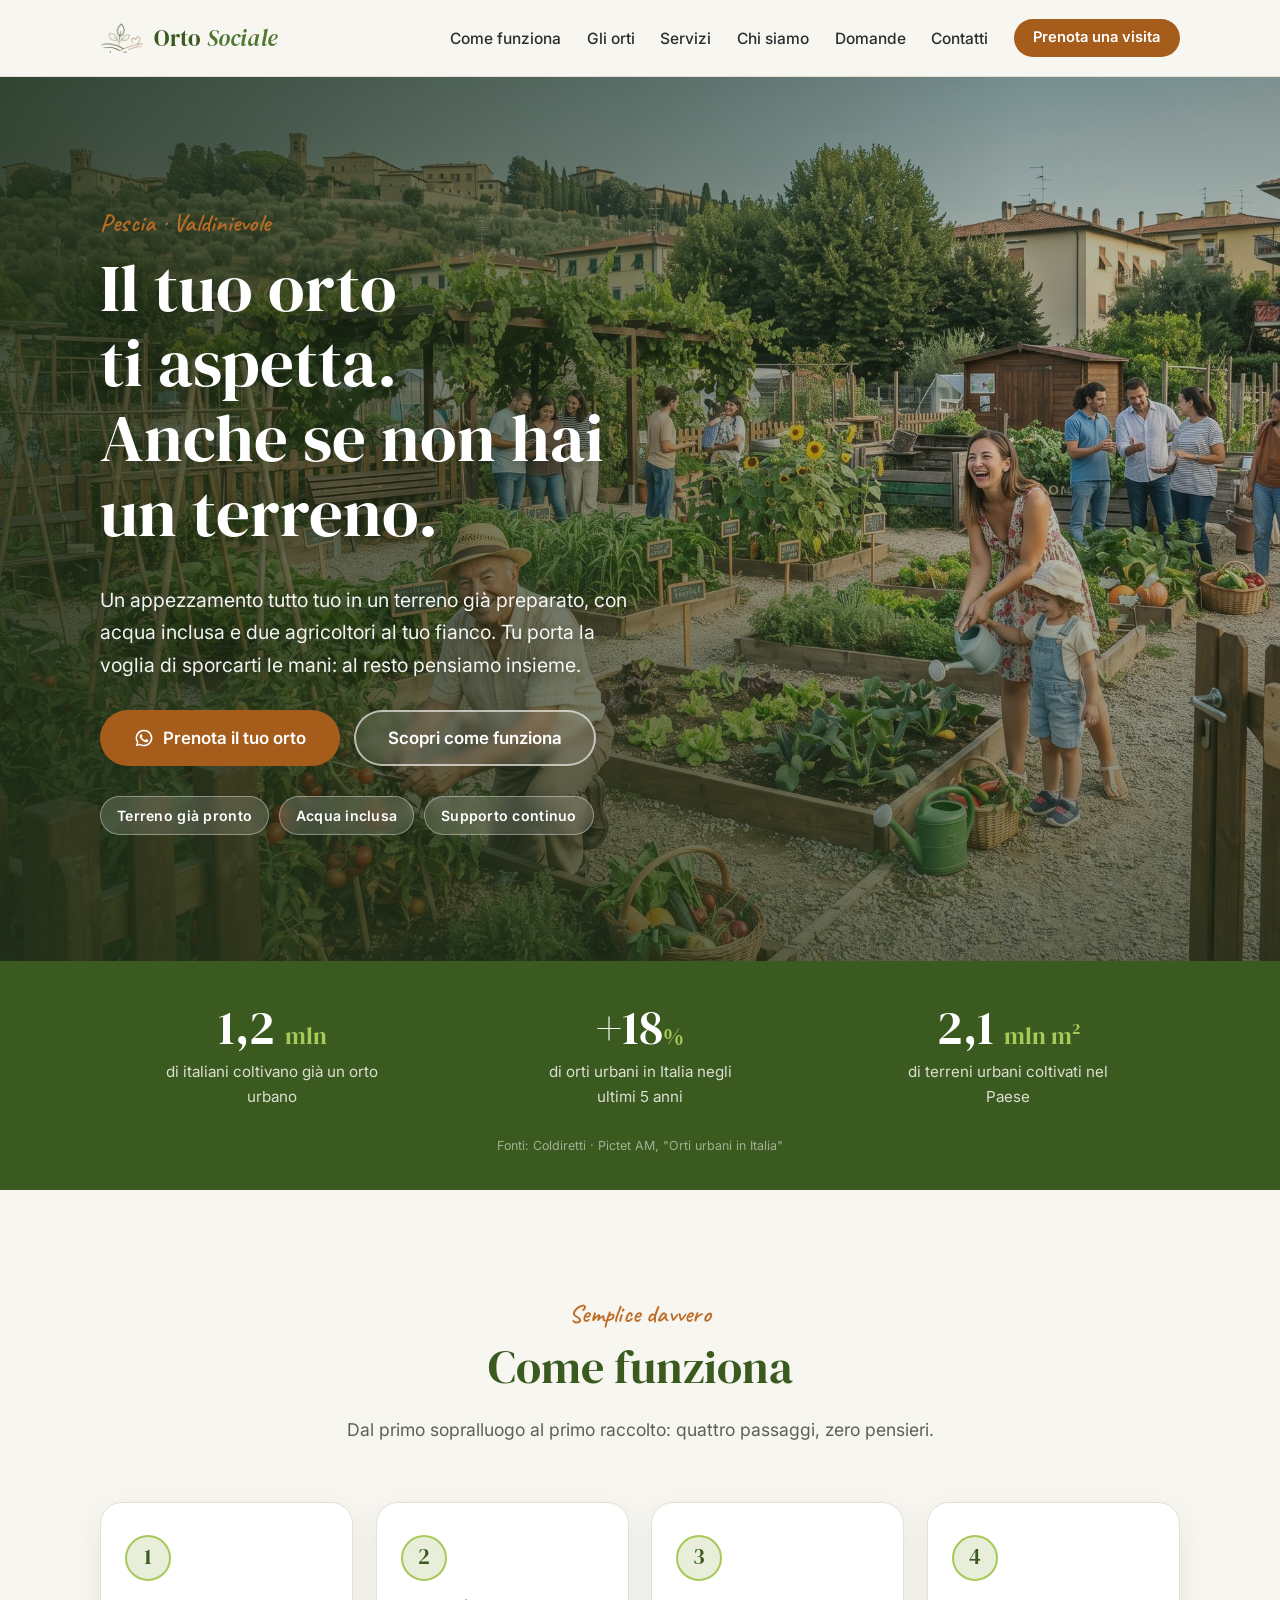
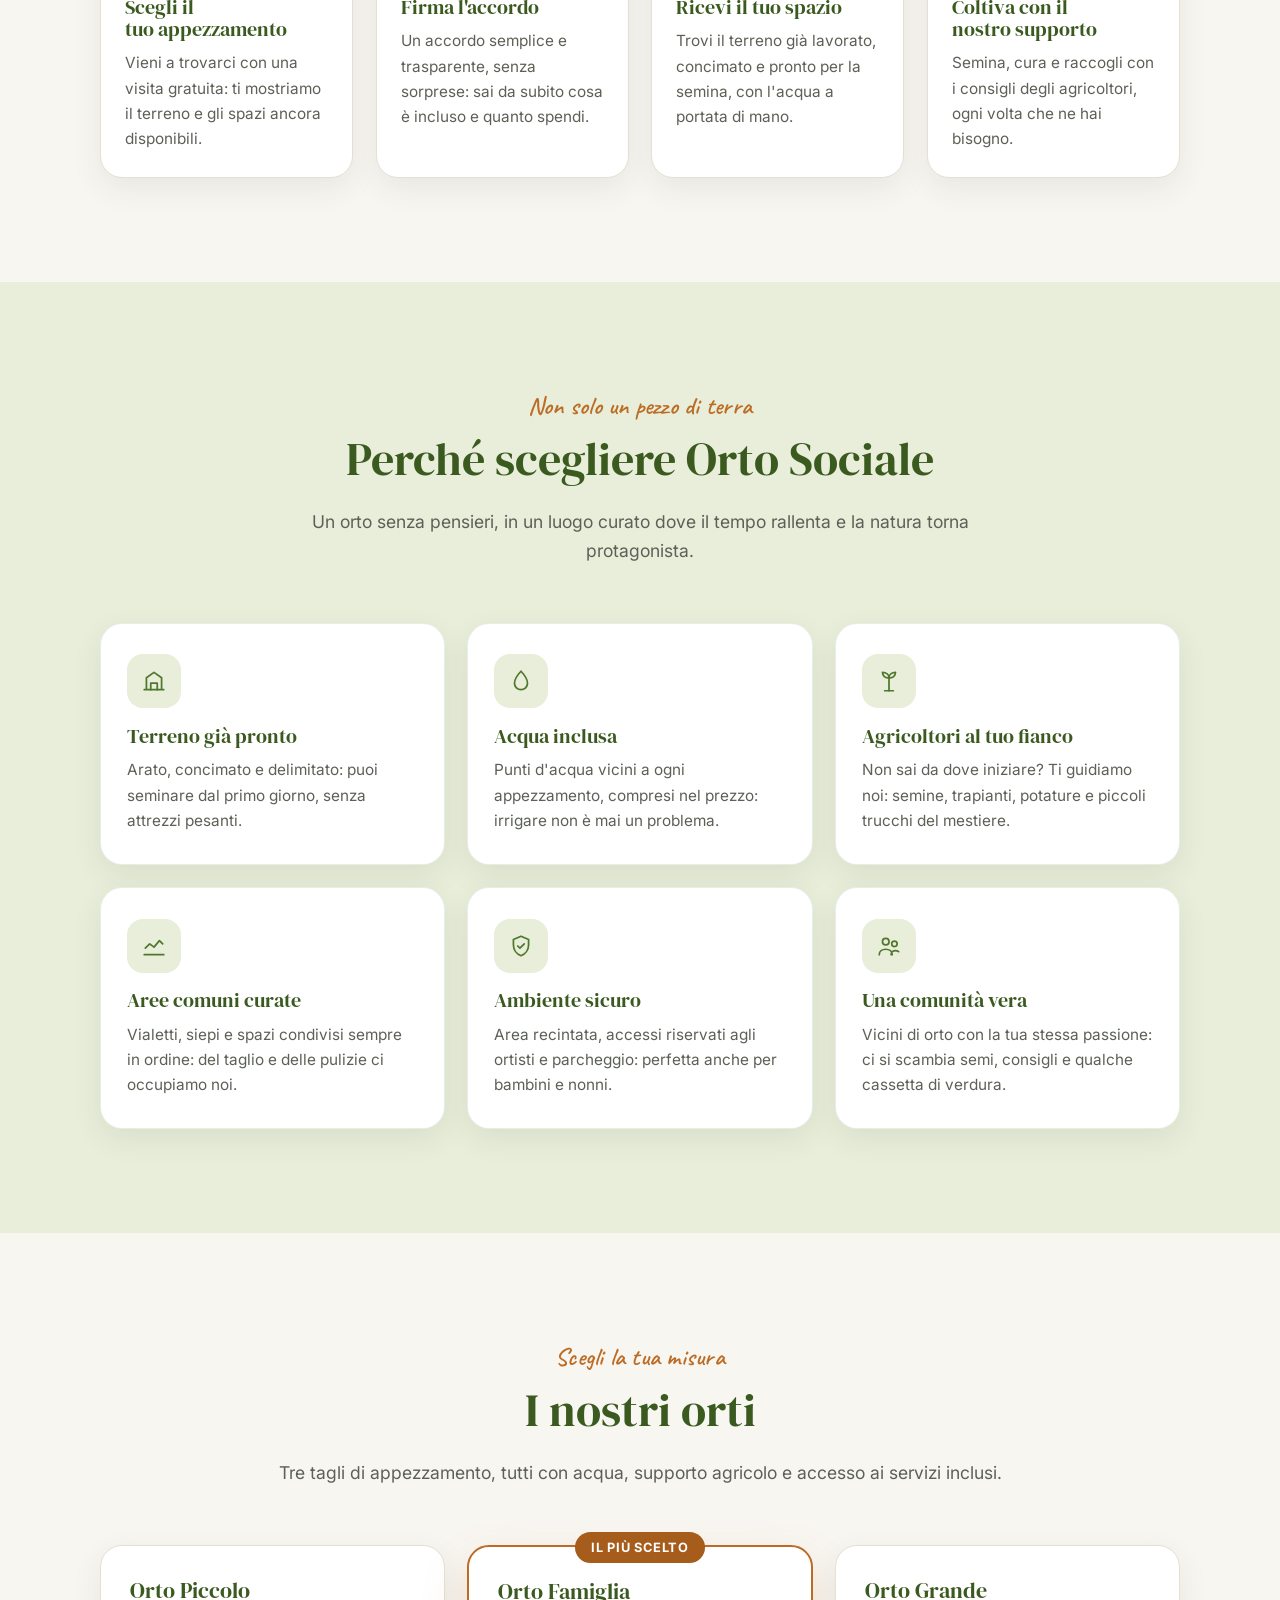
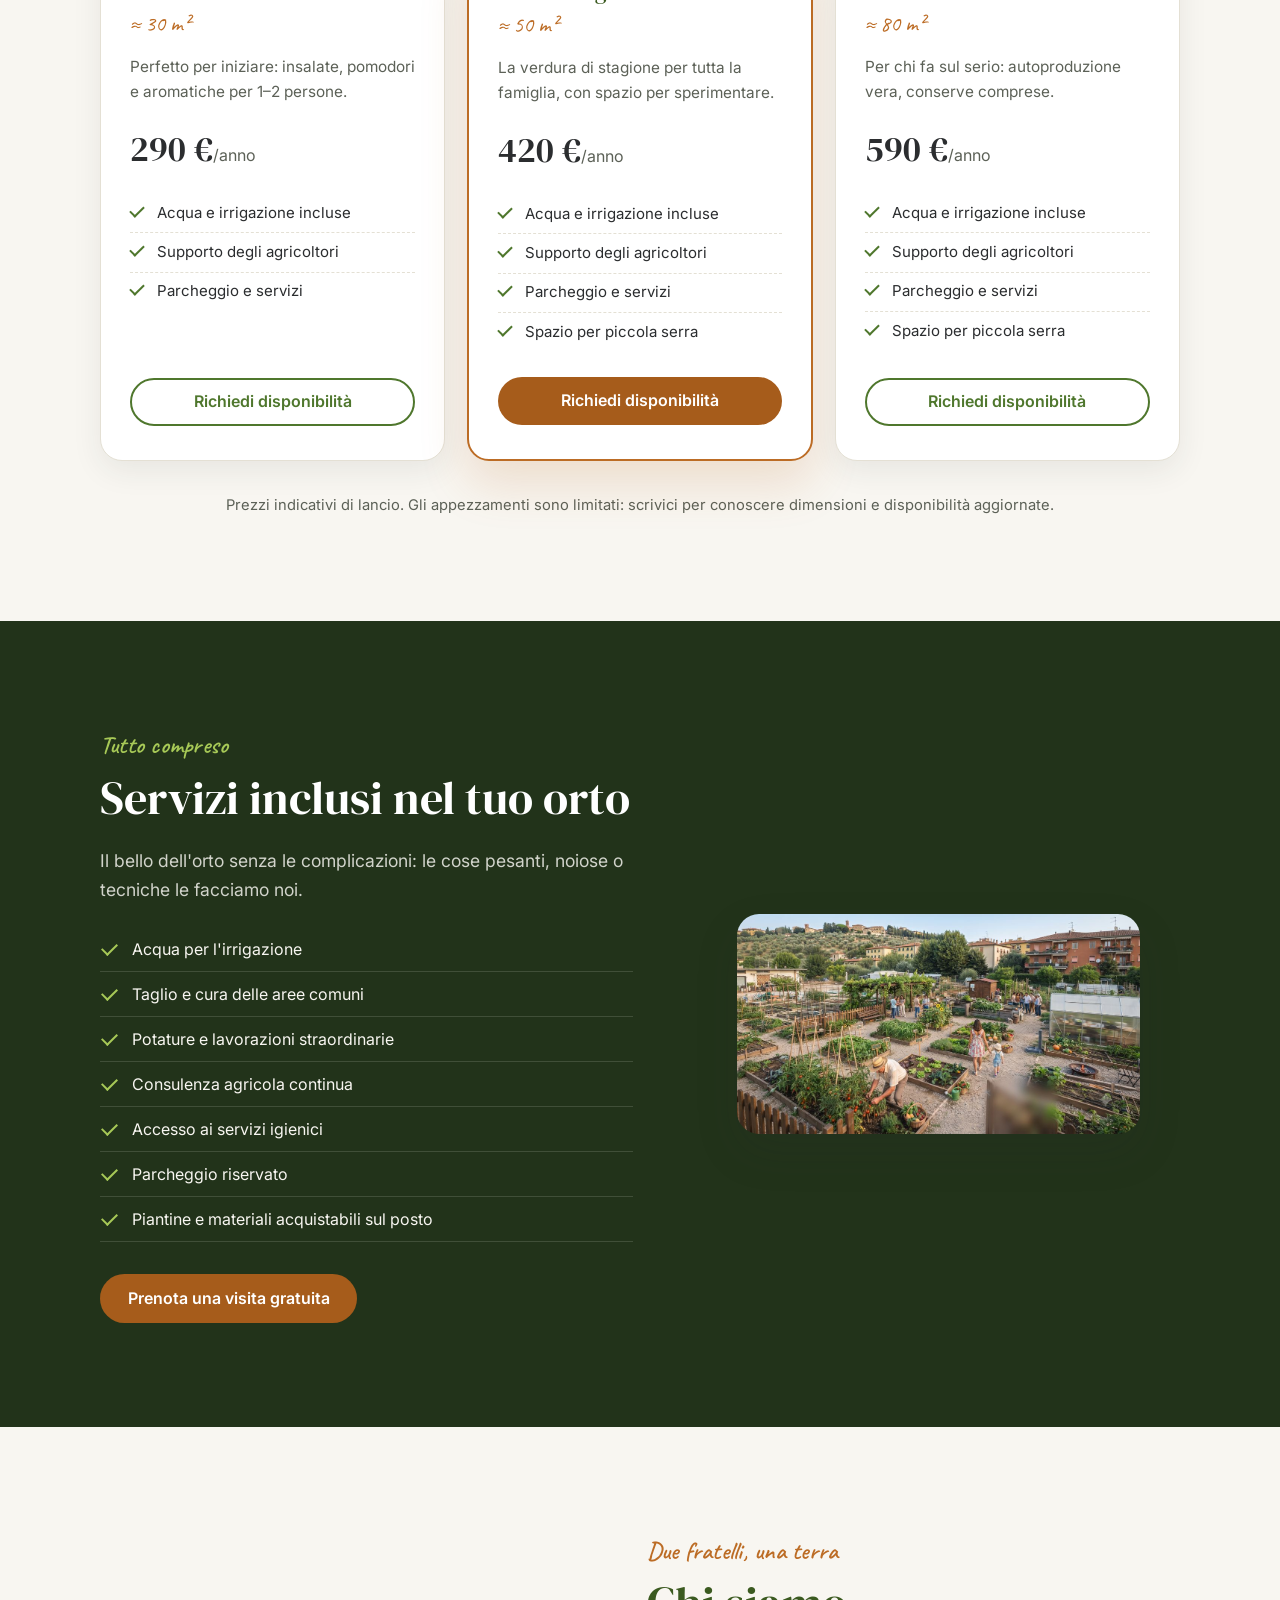
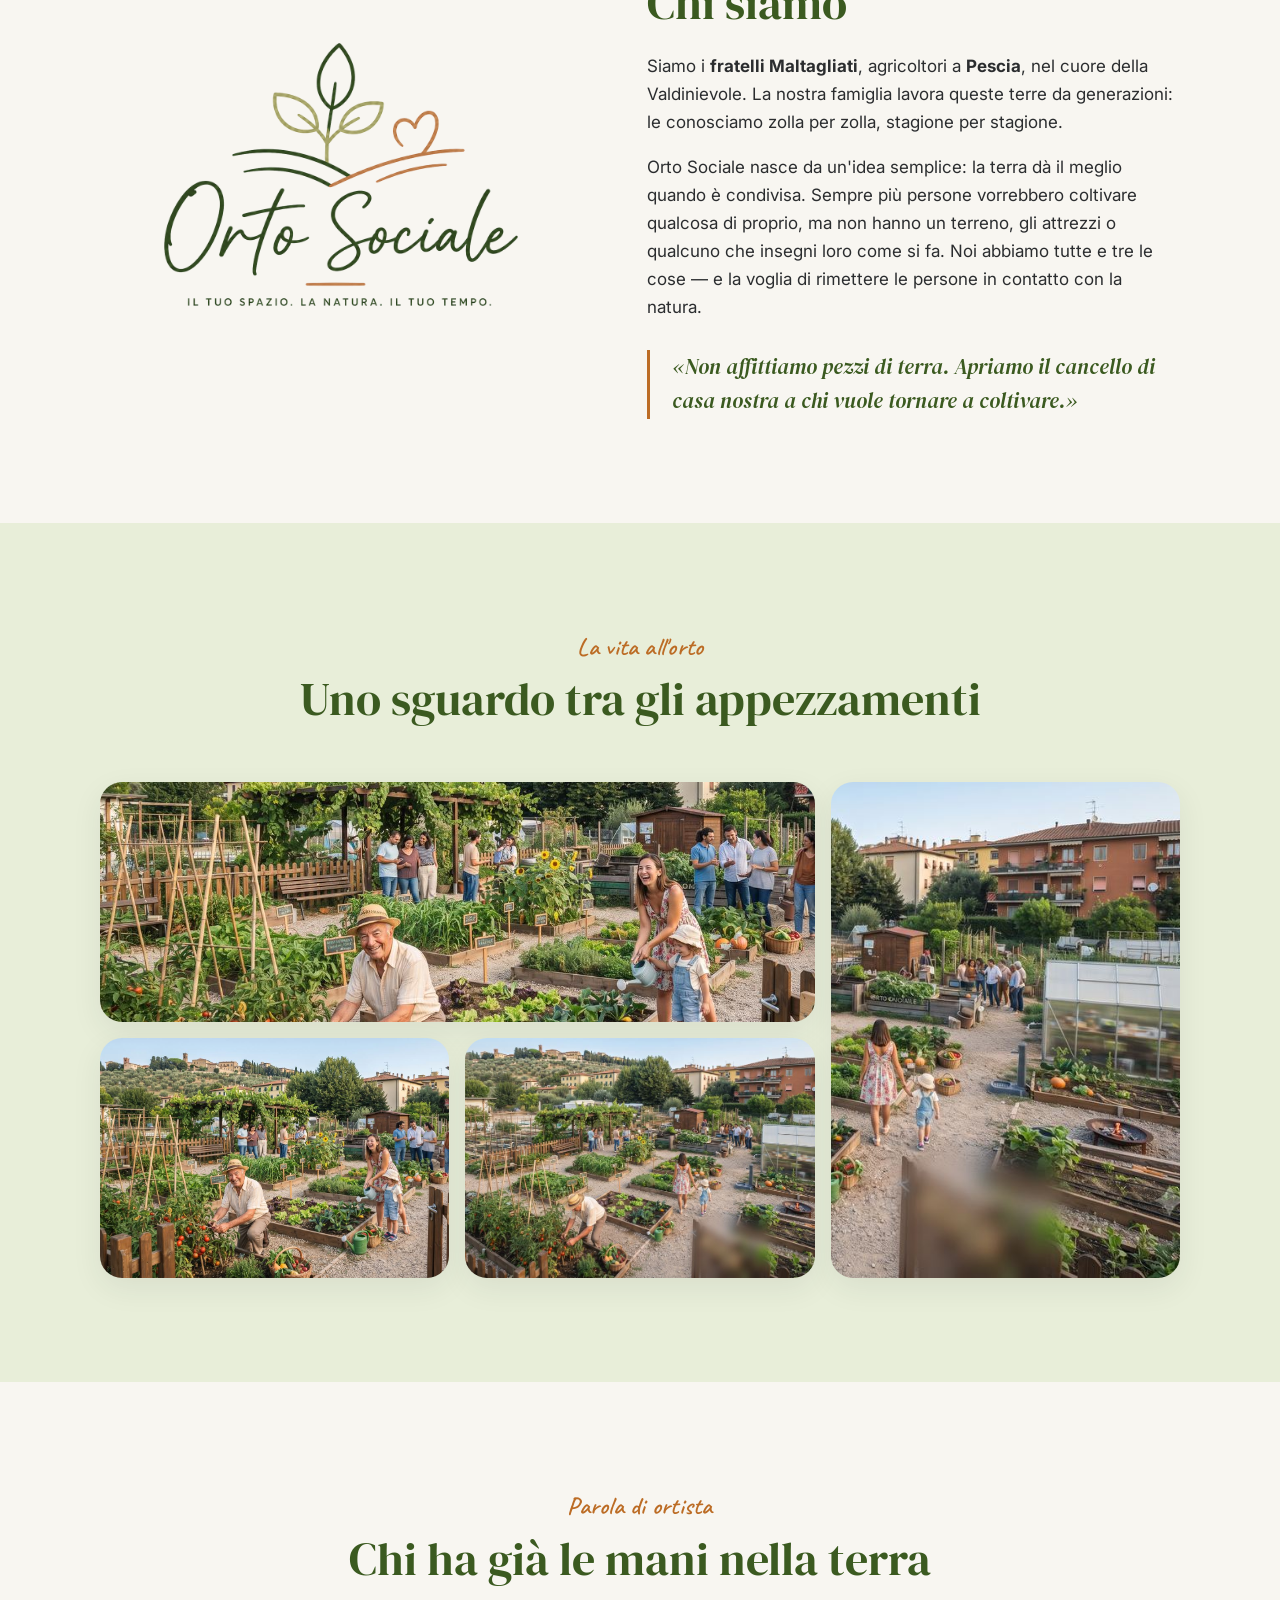
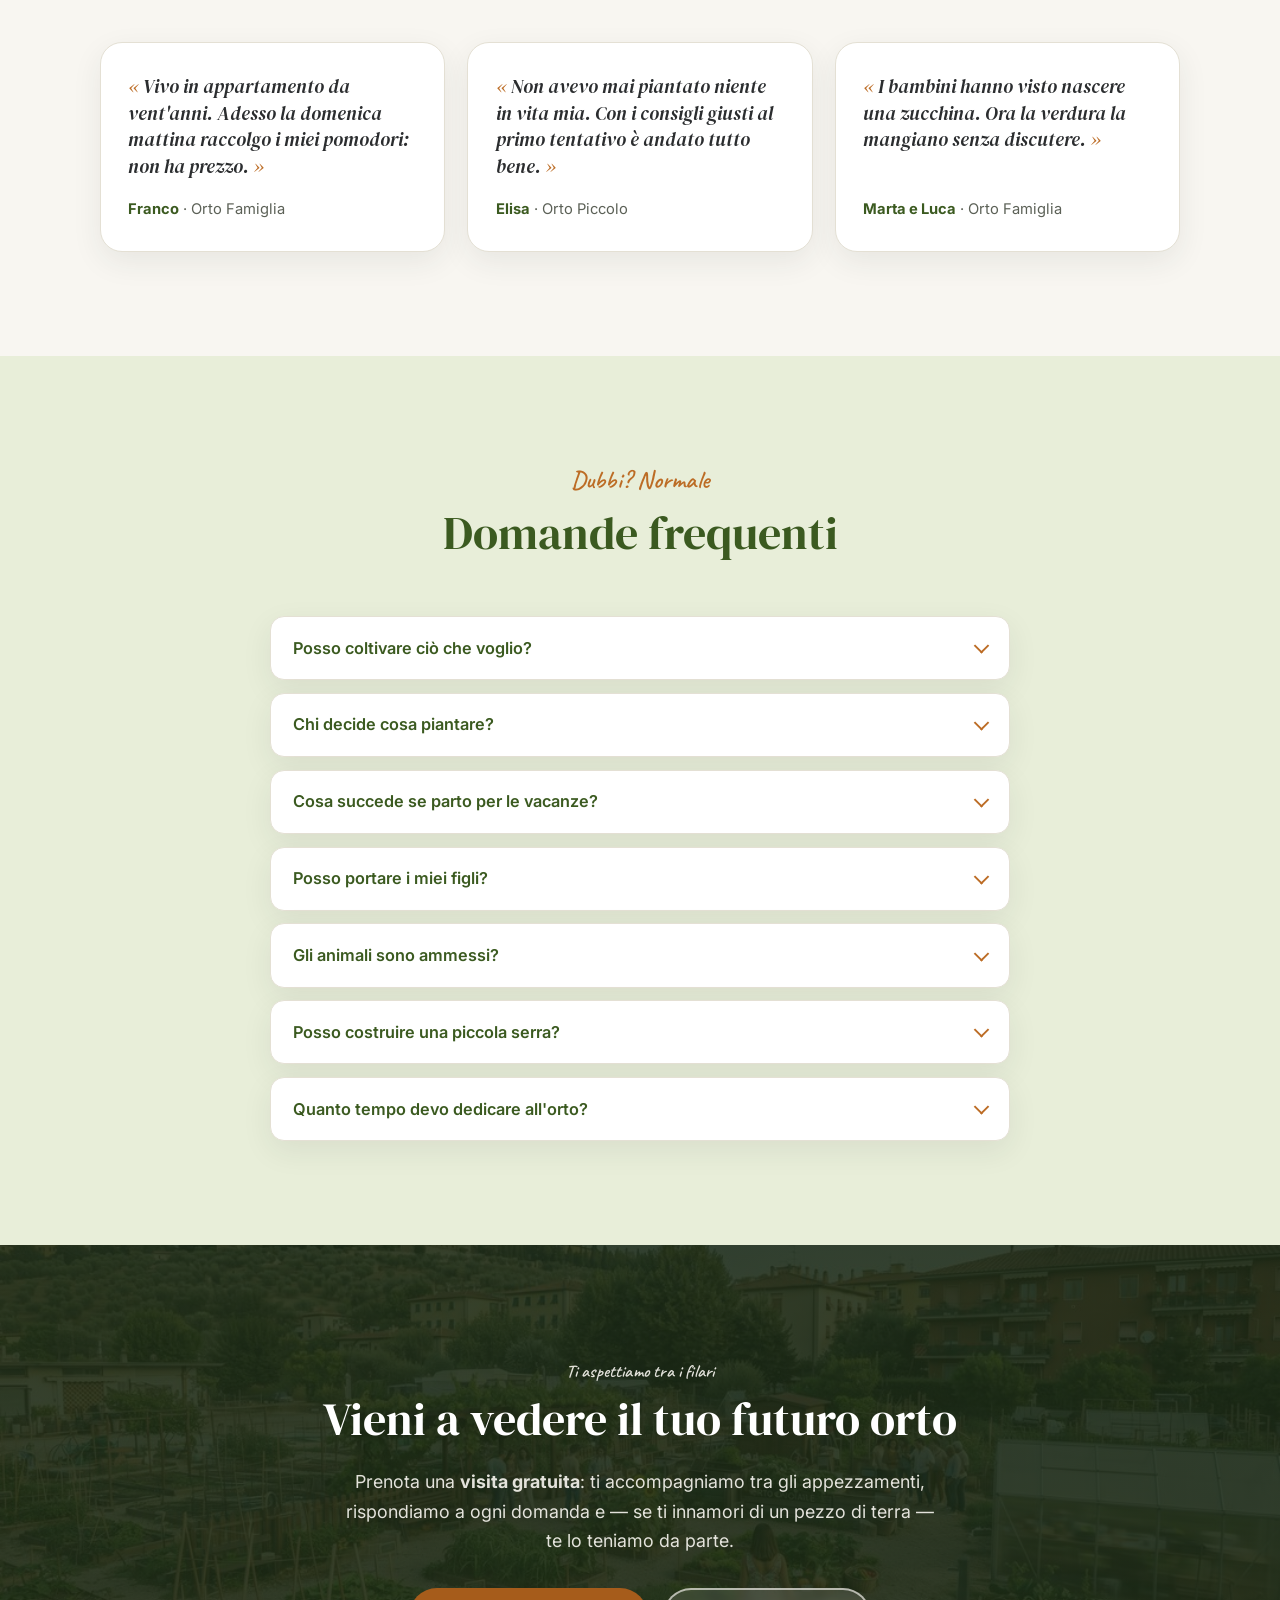
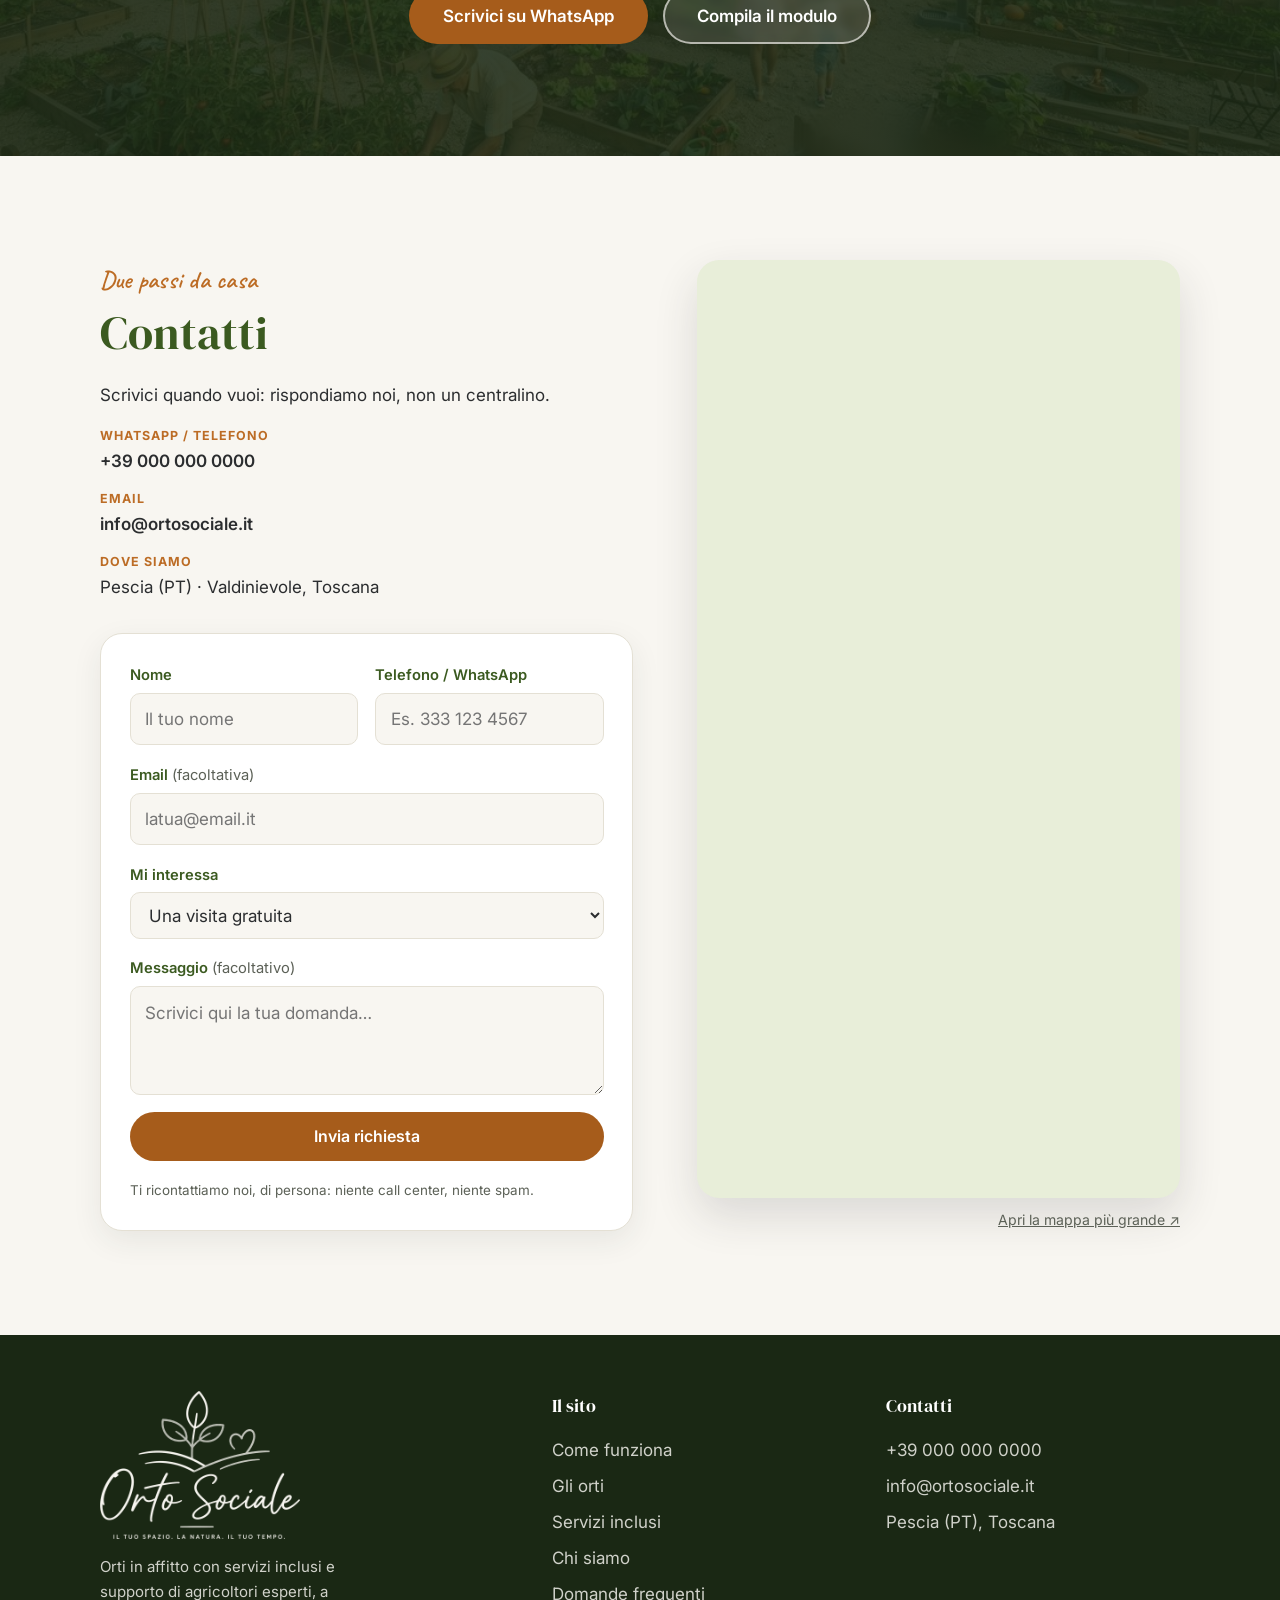
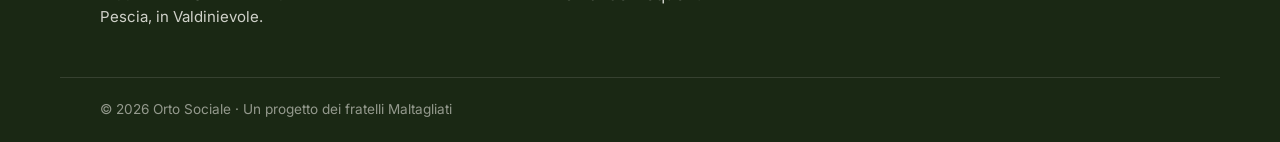
<file: index.html>
<!DOCTYPE html>
<html lang="it">
<head>
  <meta charset="UTF-8">
  <meta name="viewport" content="width=device-width, initial-scale=1.0">

  <!-- SEO -->
  <title>Orto Sociale — Il tuo orto in affitto a Pescia, con il supporto di agricoltori esperti</title>
  <meta name="description" content="Coltiva il tuo orto personale in un terreno già pronto a Pescia (PT): acqua inclusa, agricoltori al tuo fianco e una comunità di appassionati. Prenota una visita gratuita.">
  <link rel="canonical" href="https://aliosaaaa.github.io/orto.sociale/">
  <meta name="theme-color" content="#4F772D">

  <!-- Open Graph -->
  <meta property="og:type" content="website">
  <meta property="og:locale" content="it_IT">
  <meta property="og:site_name" content="Orto Sociale">
  <meta property="og:title" content="Orto Sociale — Il tuo spazio. La natura. Il tuo tempo.">
  <meta property="og:description" content="Il tuo orto personale in un terreno già pronto a Pescia: acqua inclusa, supporto di agricoltori esperti, comunità. Prenota una visita gratuita.">
  <meta property="og:url" content="https://aliosaaaa.github.io/orto.sociale/">
  <meta property="og:image" content="https://aliosaaaa.github.io/orto.sociale/assets/img/orto-hero-1920.jpg">
  <meta property="og:image:width" content="1920">
  <meta property="og:image:height" content="1293">
  <meta property="og:image:alt" content="L'orto sociale al tramonto: famiglie e ortisti tra gli appezzamenti coltivati">

  <!-- Twitter Card -->
  <meta name="twitter:card" content="summary_large_image">
  <meta name="twitter:title" content="Orto Sociale — Il tuo spazio. La natura. Il tuo tempo.">
  <meta name="twitter:description" content="Il tuo orto personale in un terreno già pronto a Pescia: acqua inclusa, supporto di agricoltori esperti, comunità.">
  <meta name="twitter:image" content="https://aliosaaaa.github.io/orto.sociale/assets/img/orto-hero-1920.jpg">

  <!-- Favicon -->
  <link rel="icon" type="image/png" sizes="32x32" href="./assets/img/favicon-32.png">
  <link rel="icon" type="image/png" sizes="192x192" href="./assets/img/favicon-192.png">
  <link rel="apple-touch-icon" sizes="180x180" href="./assets/img/favicon-180.png">

  <!-- Fonts -->
  <link rel="preconnect" href="https://fonts.googleapis.com">
  <link rel="preconnect" href="https://fonts.gstatic.com" crossorigin>
  <link href="https://fonts.googleapis.com/css2?family=DM+Serif+Display:ital@0;1&family=Inter:wght@400;500;600;700&family=Caveat:wght@600&display=swap" rel="stylesheet">

  <link rel="stylesheet" href="./assets/css/style.css">

  <!-- JSON-LD -->
  <script type="application/ld+json">
  {
    "@context": "https://schema.org",
    "@type": "LocalBusiness",
    "@id": "https://aliosaaaa.github.io/orto.sociale/#business",
    "name": "Orto Sociale — Fratelli Maltagliati",
    "description": "Orti in affitto con servizi inclusi e supporto di agricoltori esperti a Pescia (PT). Terreno già pronto, acqua inclusa, comunità di appassionati.",
    "url": "https://aliosaaaa.github.io/orto.sociale/",
    "image": "https://aliosaaaa.github.io/orto.sociale/assets/img/orto-hero-1920.jpg",
    "logo": "https://aliosaaaa.github.io/orto.sociale/assets/img/logo.png",
    "telephone": "+39 000 000 0000",
    "priceRange": "€",
    "address": {
      "@type": "PostalAddress",
      "addressLocality": "Pescia",
      "addressRegion": "PT",
      "addressCountry": "IT"
    },
    "geo": { "@type": "GeoCoordinates", "latitude": 43.9016, "longitude": 10.6889 },
    "slogan": "Il tuo spazio. La natura. Il tuo tempo."
  }
  </script>
  <script type="application/ld+json">
  {
    "@context": "https://schema.org",
    "@type": "FAQPage",
    "mainEntity": [
      { "@type": "Question", "name": "Posso coltivare ciò che voglio?", "acceptedAnswer": { "@type": "Answer", "text": "Sì: il tuo appezzamento è tuo e decidi tu cosa piantare. Gli agricoltori ti consigliano le varietà più adatte alla stagione e al terreno, ma la scelta finale è sempre la tua." } },
      { "@type": "Question", "name": "Chi decide cosa piantare?", "acceptedAnswer": { "@type": "Answer", "text": "Tu. Il nostro compito è supportarti: ti suggeriamo cosa funziona meglio in ogni periodo dell'anno e ti aiutiamo a impostare le semine, ma l'orto resta personale al 100%." } },
      { "@type": "Question", "name": "Cosa succede se parto per le vacanze?", "acceptedAnswer": { "@type": "Answer", "text": "Nessun problema: puoi accordarti con noi o con altri ortisti per l'irrigazione durante la tua assenza. È uno dei vantaggi di far parte di una comunità." } },
      { "@type": "Question", "name": "Posso portare i miei figli?", "acceptedAnswer": { "@type": "Answer", "text": "Certo, anzi: l'orto è un'esperienza bellissima per i bambini. L'area è recintata e sicura, e imparare da dove arriva il cibo è la lezione più bella che possano ricevere." } },
      { "@type": "Question", "name": "Gli animali sono ammessi?", "acceptedAnswer": { "@type": "Answer", "text": "I cani sono benvenuti al guinzaglio nelle aree comuni, nel rispetto degli altri ortisti e delle coltivazioni." } },
      { "@type": "Question", "name": "Posso costruire una piccola serra?", "acceptedAnswer": { "@type": "Answer", "text": "Sì, sono ammesse piccole serre e tunnel stagionali all'interno del tuo appezzamento. Ti aiutiamo noi a montarla nel modo giusto." } },
      { "@type": "Question", "name": "Quanto tempo devo dedicare all'orto?", "acceptedAnswer": { "@type": "Answer", "text": "Per un orto di 30 m² bastano 2-3 ore a settimana nei periodi di punta. Con il terreno già lavorato e l'acqua a portata di mano, il grosso della fatica lo abbiamo già fatto noi." } }
    ]
  }
  </script>
</head>
<body>

<a class="skip-link" href="#main">Salta al contenuto</a>

<!-- ===== Header ===== -->
<header class="site-header" id="top">
  <div class="container header-inner">
    <a href="#top" class="brand" aria-label="Orto Sociale — torna all'inizio">
      <img src="./assets/img/favicon-192.png" alt="" width="44" height="44" class="brand-mark">
      <span class="brand-name">Orto <em>Sociale</em></span>
    </a>
    <nav class="site-nav" aria-label="Navigazione principale">
      <button class="nav-toggle" aria-expanded="false" aria-controls="nav-menu" aria-label="Apri il menu">
        <span class="nav-toggle-bar"></span><span class="nav-toggle-bar"></span><span class="nav-toggle-bar"></span>
      </button>
      <ul id="nav-menu" class="nav-menu">
        <li><a href="#come-funziona">Come funziona</a></li>
        <li><a href="#orti">Gli orti</a></li>
        <li><a href="#servizi">Servizi</a></li>
        <li><a href="#chi-siamo">Chi siamo</a></li>
        <li><a href="#faq">Domande</a></li>
        <li><a href="#contatti">Contatti</a></li>
        <li class="nav-cta-item"><a href="#contatti" class="btn btn-terra btn-sm">Prenota una visita</a></li>
      </ul>
    </nav>
  </div>
</header>

<main id="main">

  <!-- ===== Hero ===== -->
  <section class="hero">
    <picture class="hero-media">
      <source media="(max-width: 640px)" srcset="./assets/img/orto-hero-640.jpg">
      <source media="(max-width: 1200px)" srcset="./assets/img/orto-hero-1080.jpg">
      <img src="./assets/img/orto-hero-1920.jpg" alt="L'orto sociale nel tardo pomeriggio: un ortista raccoglie i pomodori mentre famiglie e vicini chiacchierano tra gli appezzamenti" fetchpriority="high">
    </picture>
    <div class="hero-scrim" aria-hidden="true"></div>
    <div class="container hero-content">
      <p class="eyebrow eyebrow-script">Pescia · Valdinievole</p>
      <h1>Il tuo orto ti aspetta.<br>Anche se non hai un terreno.</h1>
      <p class="hero-sub">Un appezzamento tutto tuo in un terreno già preparato, con acqua inclusa e due agricoltori al tuo fianco. Tu porta la voglia di sporcarti le mani: al resto pensiamo insieme.</p>
      <div class="hero-actions">
        <a class="btn btn-terra btn-lg" href="https://wa.me/390000000000?text=Ciao!%20Vorrei%20prenotare%20una%20visita%20gratuita%20all%27Orto%20Sociale." target="_blank" rel="noopener">
          <svg viewBox="0 0 24 24" width="20" height="20" aria-hidden="true" fill="currentColor"><path d="M12 2a9.9 9.9 0 0 0-8.5 15.1L2 22l5-1.4A10 10 0 1 0 12 2Zm0 18.2a8.2 8.2 0 0 1-4.2-1.1l-.3-.2-3 .8.8-2.9-.2-.3A8.2 8.2 0 1 1 12 20.2Zm4.5-6.1c-.2-.1-1.5-.7-1.7-.8s-.4-.1-.6.1-.6.8-.8.9-.3.2-.5 0a6.7 6.7 0 0 1-2-1.2 7.4 7.4 0 0 1-1.4-1.7c-.1-.2 0-.4.1-.5l.4-.4a1.7 1.7 0 0 0 .2-.4.4.4 0 0 0 0-.4c0-.1-.5-1.3-.7-1.8s-.4-.4-.6-.4h-.5a1 1 0 0 0-.7.3 2.9 2.9 0 0 0-.9 2.1 5 5 0 0 0 1 2.7 11.4 11.4 0 0 0 4.4 3.9 14.6 14.6 0 0 0 1.5.5 3.6 3.6 0 0 0 1.6.1 2.7 2.7 0 0 0 1.7-1.2 2.1 2.1 0 0 0 .2-1.2c-.1-.1-.3-.2-.5-.3Z"/></svg>
          Prenota il tuo orto
        </a>
        <a class="btn btn-ghost btn-lg" href="#come-funziona">Scopri come funziona</a>
      </div>
      <ul class="hero-chips" aria-label="Cosa è incluso">
        <li>Terreno già pronto</li>
        <li>Acqua inclusa</li>
        <li>Supporto continuo</li>
      </ul>
    </div>
  </section>

  <!-- ===== Numeri ===== -->
  <section class="stats" aria-label="L'orto urbano in Italia, in numeri">
    <div class="container stats-grid">
      <div class="stat">
        <p class="stat-num">1,2 <span>mln</span></p>
        <p class="stat-label">di italiani coltivano già un orto urbano</p>
      </div>
      <div class="stat">
        <p class="stat-num">+18<span>%</span></p>
        <p class="stat-label">di orti urbani in Italia negli ultimi 5 anni</p>
      </div>
      <div class="stat">
        <p class="stat-num">2,1 <span>mln m²</span></p>
        <p class="stat-label">di terreni urbani coltivati nel Paese</p>
      </div>
      <p class="stats-source">Fonti: Coldiretti · Pictet AM, "Orti urbani in Italia"</p>
    </div>
  </section>

  <!-- ===== Come funziona ===== -->
  <section class="section" id="come-funziona">
    <div class="container">
      <header class="section-head">
        <p class="eyebrow eyebrow-script">Semplice davvero</p>
        <h2>Come funziona</h2>
        <p class="section-sub">Dal primo sopralluogo al primo raccolto: quattro passaggi, zero pensieri.</p>
      </header>
      <ol class="steps">
        <li class="step">
          <span class="step-num" aria-hidden="true">1</span>
          <h3>Scegli il tuo appezzamento</h3>
          <p>Vieni a trovarci con una visita gratuita: ti mostriamo il terreno e gli spazi ancora disponibili.</p>
        </li>
        <li class="step">
          <span class="step-num" aria-hidden="true">2</span>
          <h3>Firma l'accordo</h3>
          <p>Un accordo semplice e trasparente, senza sorprese: sai da subito cosa è incluso e quanto spendi.</p>
        </li>
        <li class="step">
          <span class="step-num" aria-hidden="true">3</span>
          <h3>Ricevi il tuo spazio</h3>
          <p>Trovi il terreno già lavorato, concimato e pronto per la semina, con l'acqua a portata di mano.</p>
        </li>
        <li class="step">
          <span class="step-num" aria-hidden="true">4</span>
          <h3>Coltiva con il nostro supporto</h3>
          <p>Semina, cura e raccogli con i consigli degli agricoltori, ogni volta che ne hai bisogno.</p>
        </li>
      </ol>
    </div>
  </section>

  <!-- ===== Perché ===== -->
  <section class="section section-tinted" id="perche">
    <div class="container">
      <header class="section-head">
        <p class="eyebrow eyebrow-script">Non solo un pezzo di terra</p>
        <h2>Perché scegliere Orto Sociale</h2>
        <p class="section-sub">Un orto senza pensieri, in un luogo curato dove il tempo rallenta e la natura torna protagonista.</p>
      </header>
      <div class="benefits">
        <article class="benefit">
          <span class="benefit-icon" aria-hidden="true"><svg viewBox="0 0 24 24" width="26" height="26" fill="none" stroke="currentColor" stroke-width="1.6" stroke-linecap="round" stroke-linejoin="round"><path d="M3 20h18M5 20V9l7-5 7 5v11"/><path d="M9 20v-6h6v6"/></svg></span>
          <h3>Terreno già pronto</h3>
          <p>Arato, concimato e delimitato: puoi seminare dal primo giorno, senza attrezzi pesanti.</p>
        </article>
        <article class="benefit">
          <span class="benefit-icon" aria-hidden="true"><svg viewBox="0 0 24 24" width="26" height="26" fill="none" stroke="currentColor" stroke-width="1.6" stroke-linecap="round" stroke-linejoin="round"><path d="M12 3s6 6.3 6 11a6 6 0 0 1-12 0c0-4.7 6-11 6-11Z"/></svg></span>
          <h3>Acqua inclusa</h3>
          <p>Punti d'acqua vicini a ogni appezzamento, compresi nel prezzo: irrigare non è mai un problema.</p>
        </article>
        <article class="benefit">
          <span class="benefit-icon" aria-hidden="true"><svg viewBox="0 0 24 24" width="26" height="26" fill="none" stroke="currentColor" stroke-width="1.6" stroke-linecap="round" stroke-linejoin="round"><path d="M12 21V9M12 9c0-3-2.5-5-6-5 0 3.5 2.5 5.5 6 5Zm0 0c0-3 2.5-5 6-5 0 3.5-2.5 5.5-6 5Z"/><path d="M8 21h8"/></svg></span>
          <h3>Agricoltori al tuo fianco</h3>
          <p>Non sai da dove iniziare? Ti guidiamo noi: semine, trapianti, potature e piccoli trucchi del mestiere.</p>
        </article>
        <article class="benefit">
          <span class="benefit-icon" aria-hidden="true"><svg viewBox="0 0 24 24" width="26" height="26" fill="none" stroke="currentColor" stroke-width="1.6" stroke-linecap="round" stroke-linejoin="round"><path d="m4 14 4-4 4 3 5-6 3 3"/><path d="M3 20h18"/></svg></span>
          <h3>Aree comuni curate</h3>
          <p>Vialetti, siepi e spazi condivisi sempre in ordine: del taglio e delle pulizie ci occupiamo noi.</p>
        </article>
        <article class="benefit">
          <span class="benefit-icon" aria-hidden="true"><svg viewBox="0 0 24 24" width="26" height="26" fill="none" stroke="currentColor" stroke-width="1.6" stroke-linecap="round" stroke-linejoin="round"><path d="M12 3 5 6v5c0 4.5 3 8.5 7 10 4-1.5 7-5.5 7-10V6l-7-3Z"/><path d="m9 12 2 2 4-4"/></svg></span>
          <h3>Ambiente sicuro</h3>
          <p>Area recintata, accessi riservati agli ortisti e parcheggio: perfetta anche per bambini e nonni.</p>
        </article>
        <article class="benefit">
          <span class="benefit-icon" aria-hidden="true"><svg viewBox="0 0 24 24" width="26" height="26" fill="none" stroke="currentColor" stroke-width="1.6" stroke-linecap="round" stroke-linejoin="round"><circle cx="9" cy="8" r="3"/><circle cx="17" cy="10" r="2.5"/><path d="M3 20c0-3 2.7-5 6-5s6 2 6 5M14 20c0-2.2 1.8-3.8 4-3.8 1.1 0 2.1.4 2.9 1"/></svg></span>
          <h3>Una comunità vera</h3>
          <p>Vicini di orto con la tua stessa passione: ci si scambia semi, consigli e qualche cassetta di verdura.</p>
        </article>
      </div>
    </div>
  </section>

  <!-- ===== Gli orti ===== -->
  <section class="section" id="orti">
    <div class="container">
      <header class="section-head">
        <p class="eyebrow eyebrow-script">Scegli la tua misura</p>
        <h2>I nostri orti</h2>
        <p class="section-sub">Tre tagli di appezzamento, tutti con acqua, supporto agricolo e accesso ai servizi inclusi.</p>
      </header>
      <div class="plots">
        <article class="plot">
          <h3>Orto Piccolo</h3>
          <p class="plot-size">≈ 30 m²</p>
          <p class="plot-desc">Perfetto per iniziare: insalate, pomodori e aromatiche per 1–2 persone.</p>
          <p class="plot-price"><strong>290 €</strong><span>/anno</span></p>
          <ul class="plot-list">
            <li>Acqua e irrigazione incluse</li>
            <li>Supporto degli agricoltori</li>
            <li>Parcheggio e servizi</li>
          </ul>
          <a class="btn btn-outline" href="#contatti">Richiedi disponibilità</a>
        </article>
        <article class="plot plot-featured">
          <p class="plot-badge">Il più scelto</p>
          <h3>Orto Famiglia</h3>
          <p class="plot-size">≈ 50 m²</p>
          <p class="plot-desc">La verdura di stagione per tutta la famiglia, con spazio per sperimentare.</p>
          <p class="plot-price"><strong>420 €</strong><span>/anno</span></p>
          <ul class="plot-list">
            <li>Acqua e irrigazione incluse</li>
            <li>Supporto degli agricoltori</li>
            <li>Parcheggio e servizi</li>
            <li>Spazio per piccola serra</li>
          </ul>
          <a class="btn btn-terra" href="#contatti">Richiedi disponibilità</a>
        </article>
        <article class="plot">
          <h3>Orto Grande</h3>
          <p class="plot-size">≈ 80 m²</p>
          <p class="plot-desc">Per chi fa sul serio: autoproduzione vera, conserve comprese.</p>
          <p class="plot-price"><strong>590 €</strong><span>/anno</span></p>
          <ul class="plot-list">
            <li>Acqua e irrigazione incluse</li>
            <li>Supporto degli agricoltori</li>
            <li>Parcheggio e servizi</li>
            <li>Spazio per piccola serra</li>
          </ul>
          <a class="btn btn-outline" href="#contatti">Richiedi disponibilità</a>
        </article>
      </div>
      <p class="plots-note">Prezzi indicativi di lancio. Gli appezzamenti sono limitati: scrivici per conoscere dimensioni e disponibilità aggiornate.</p>
    </div>
  </section>

  <!-- ===== Servizi ===== -->
  <section class="section section-dark" id="servizi">
    <div class="container split">
      <div class="split-text">
        <p class="eyebrow eyebrow-script eyebrow-onDark">Tutto compreso</p>
        <h2>Servizi inclusi nel tuo orto</h2>
        <p class="section-sub-onDark">Il bello dell'orto senza le complicazioni: le cose pesanti, noiose o tecniche le facciamo noi.</p>
        <ul class="check-list">
          <li>Acqua per l'irrigazione</li>
          <li>Taglio e cura delle aree comuni</li>
          <li>Potature e lavorazioni straordinarie</li>
          <li>Consulenza agricola continua</li>
          <li>Accesso ai servizi igienici</li>
          <li>Parcheggio riservato</li>
          <li>Piantine e materiali acquistabili sul posto</li>
        </ul>
        <a class="btn btn-terra" href="#contatti">Prenota una visita gratuita</a>
      </div>
      <figure class="split-media">
        <img src="./assets/img/orto-panorama-1080.jpg"
             srcset="./assets/img/orto-panorama-640.jpg 640w, ./assets/img/orto-panorama-1080.jpg 1080w"
             sizes="(max-width: 900px) 100vw, 48vw"
             alt="Vista dall'alto dell'orto sociale: appezzamenti ordinati, serra comune, pergolato e ortisti al lavoro" loading="lazy" width="1080" height="589">
        <figcaption class="visually-hidden">Il terreno di Orto Sociale visto dall'alto</figcaption>
      </figure>
    </div>
  </section>

  <!-- ===== Chi siamo ===== -->
  <section class="section" id="chi-siamo">
    <div class="container split split-reverse">
      <div class="split-text">
        <p class="eyebrow eyebrow-script">Due fratelli, una terra</p>
        <h2>Chi siamo</h2>
        <p>Siamo i <strong>fratelli Maltagliati</strong>, agricoltori a <strong>Pescia</strong>, nel cuore della Valdinievole. La nostra famiglia lavora queste terre da generazioni: le conosciamo zolla per zolla, stagione per stagione.</p>
        <p>Orto Sociale nasce da un'idea semplice: la terra dà il meglio quando è condivisa. Sempre più persone vorrebbero coltivare qualcosa di proprio, ma non hanno un terreno, gli attrezzi o qualcuno che insegni loro come si fa. Noi abbiamo tutte e tre le cose — e la voglia di rimettere le persone in contatto con la natura.</p>
          <blockquote class="quote-brand">
          <p>«Non affittiamo pezzi di terra. Apriamo il cancello di casa nostra a chi vuole tornare a coltivare.»</p>
        </blockquote>
      </div>
      <figure class="split-media split-media-logo">
        <img src="./assets/img/logo.png" alt="Logo di Orto Sociale: un germoglio e un cuore sopra due colline stilizzate, con il motto «Il tuo spazio. La natura. Il tuo tempo.»" loading="lazy" width="900" height="668">
      </figure>
    </div>
  </section>

  <!-- ===== Galleria ===== -->
  <section class="section section-tinted" id="galleria">
    <div class="container">
      <header class="section-head">
        <p class="eyebrow eyebrow-script">La vita all'orto</p>
        <h2>Uno sguardo tra gli appezzamenti</h2>
      </header>
      <div class="gallery">
        <figure class="gallery-item g-wide">
          <img src="./assets/img/orto-hero-1080.jpg" alt="Il vialetto centrale dell'orto al tramonto, tra pomodori maturi e girasoli" loading="lazy">
        </figure>
        <figure class="gallery-item g-tall">
          <img src="./assets/img/orto-panorama-1080.jpg" class="crop-right" alt="La serra comune e gli appezzamenti visti dall'ingresso" loading="lazy">
        </figure>
        <figure class="gallery-item">
          <img src="./assets/img/orto-hero-1080.jpg" class="crop-left" alt="Un ortista raccoglie i pomodori nel suo appezzamento" loading="lazy">
        </figure>
        <figure class="gallery-item">
          <img src="./assets/img/orto-panorama-1080.jpg" class="crop-center" alt="Famiglie e vicini di orto chiacchierano tra le aiuole" loading="lazy">
        </figure>
      </div>
    </div>
  </section>

  <!-- ===== Testimonianze ===== -->
  <section class="section" id="testimonianze">
    <div class="container">
      <header class="section-head">
        <p class="eyebrow eyebrow-script">Parola di ortista</p>
        <h2>Chi ha già le mani nella terra</h2>
      </header>
      <!-- NOTA: testimonianze di esempio — sostituire con citazioni reali dei primi partecipanti prima del lancio -->
      <div class="testimonials">
        <figure class="testimonial">
          <blockquote><p>Vivo in appartamento da vent'anni. Adesso la domenica mattina raccolgo i miei pomodori: non ha prezzo.</p></blockquote>
          <figcaption><strong>Franco</strong> · Orto Famiglia</figcaption>
        </figure>
        <figure class="testimonial">
          <blockquote><p>Non avevo mai piantato niente in vita mia. Con i consigli giusti al primo tentativo è andato tutto bene.</p></blockquote>
          <figcaption><strong>Elisa</strong> · Orto Piccolo</figcaption>
        </figure>
        <figure class="testimonial">
          <blockquote><p>I bambini hanno visto nascere una zucchina. Ora la verdura la mangiano senza discutere.</p></blockquote>
          <figcaption><strong>Marta e Luca</strong> · Orto Famiglia</figcaption>
        </figure>
      </div>
    </div>
  </section>

  <!-- ===== FAQ ===== -->
  <section class="section section-tinted" id="faq">
    <div class="container container-narrow">
      <header class="section-head">
        <p class="eyebrow eyebrow-script">Dubbi? Normale</p>
        <h2>Domande frequenti</h2>
      </header>
      <div class="faq-list">
        <details class="faq-item">
          <summary>Posso coltivare ciò che voglio?</summary>
          <p>Sì: il tuo appezzamento è tuo e decidi tu cosa piantare. Gli agricoltori ti consigliano le varietà più adatte alla stagione e al terreno, ma la scelta finale è sempre la tua.</p>
        </details>
        <details class="faq-item">
          <summary>Chi decide cosa piantare?</summary>
          <p>Tu. Il nostro compito è supportarti: ti suggeriamo cosa funziona meglio in ogni periodo dell'anno e ti aiutiamo a impostare le semine, ma l'orto resta personale al 100%.</p>
        </details>
        <details class="faq-item">
          <summary>Cosa succede se parto per le vacanze?</summary>
          <p>Nessun problema: puoi accordarti con noi o con altri ortisti per l'irrigazione durante la tua assenza. È uno dei vantaggi di far parte di una comunità.</p>
        </details>
        <details class="faq-item">
          <summary>Posso portare i miei figli?</summary>
          <p>Certo, anzi: l'orto è un'esperienza bellissima per i bambini. L'area è recintata e sicura, e imparare da dove arriva il cibo è la lezione più bella che possano ricevere.</p>
        </details>
        <details class="faq-item">
          <summary>Gli animali sono ammessi?</summary>
          <p>I cani sono benvenuti al guinzaglio nelle aree comuni, nel rispetto degli altri ortisti e delle coltivazioni.</p>
        </details>
        <details class="faq-item">
          <summary>Posso costruire una piccola serra?</summary>
          <p>Sì, sono ammesse piccole serre e tunnel stagionali all'interno del tuo appezzamento. Ti aiutiamo noi a montarla nel modo giusto.</p>
        </details>
        <details class="faq-item">
          <summary>Quanto tempo devo dedicare all'orto?</summary>
          <p>Per un orto di 30 m² bastano 2–3 ore a settimana nei periodi di punta. Con il terreno già lavorato e l'acqua a portata di mano, il grosso della fatica lo abbiamo già fatto noi.</p>
        </details>
      </div>
    </div>
  </section>

  <!-- ===== CTA finale ===== -->
  <section class="cta-final">
    <div class="container">
      <p class="eyebrow eyebrow-script eyebrow-onDark">Ti aspettiamo tra i filari</p>
      <h2>Vieni a vedere il tuo futuro orto</h2>
      <p>Prenota una <strong>visita gratuita</strong>: ti accompagniamo tra gli appezzamenti, rispondiamo a ogni domanda e — se ti innamori di un pezzo di terra — te lo teniamo da parte.</p>
      <div class="hero-actions">
        <a class="btn btn-terra btn-lg" href="https://wa.me/390000000000?text=Ciao!%20Vorrei%20prenotare%20una%20visita%20gratuita%20all%27Orto%20Sociale." target="_blank" rel="noopener">Scrivici su WhatsApp</a>
        <a class="btn btn-ghost btn-lg" href="#contatti">Compila il modulo</a>
      </div>
    </div>
  </section>

  <!-- ===== Contatti ===== -->
  <section class="section" id="contatti">
    <div class="container split">
      <div class="split-text">
        <p class="eyebrow eyebrow-script">Due passi da casa</p>
        <h2>Contatti</h2>
        <p>Scrivici quando vuoi: rispondiamo noi, non un centralino.</p>
        <ul class="contact-list">
          <li>
            <span class="contact-label">WhatsApp / Telefono</span>
            <a href="tel:+390000000000">+39 000 000 0000</a>
          </li>
          <li>
            <span class="contact-label">Email</span>
            <a href="mailto:info@ortosociale.it">info@ortosociale.it</a>
          </li>
          <li>
            <span class="contact-label">Dove siamo</span>
            <span>Pescia (PT) · Valdinievole, Toscana</span>
          </li>
        </ul>
        <form class="contact-form" id="contact-form" aria-label="Modulo di richiesta">
          <div class="form-grid">
            <div class="form-row">
              <label for="f-name">Nome</label>
              <input type="text" id="f-name" name="name" required autocomplete="name" placeholder="Il tuo nome">
            </div>
            <div class="form-row">
              <label for="f-phone">Telefono / WhatsApp</label>
              <input type="tel" id="f-phone" name="phone" required autocomplete="tel" inputmode="tel" placeholder="Es. 333 123 4567">
            </div>
          </div>
          <div class="form-row">
            <label for="f-email">Email <span class="optional">(facoltativa)</span></label>
            <input type="email" id="f-email" name="email" autocomplete="email" placeholder="latua@email.it">
          </div>
          <div class="form-row">
            <label for="f-interest">Mi interessa</label>
            <select id="f-interest" name="interest">
              <option>Una visita gratuita</option>
              <option>Orto Piccolo (≈30 m²)</option>
              <option>Orto Famiglia (≈50 m²)</option>
              <option>Orto Grande (≈80 m²)</option>
              <option>Solo informazioni</option>
            </select>
          </div>
          <div class="form-row">
            <label for="f-msg">Messaggio <span class="optional">(facoltativo)</span></label>
            <textarea id="f-msg" name="message" rows="3" placeholder="Scrivici qui la tua domanda…"></textarea>
          </div>
          <!-- honeypot anti-spam: nascosto agli umani, riempito dai bot -->
          <div class="hp-field" aria-hidden="true">
            <label for="f-website">Non compilare questo campo</label>
            <input type="text" id="f-website" name="website" tabindex="-1" autocomplete="off">
          </div>
          <button type="submit" class="btn btn-terra" id="submit-btn">Invia richiesta</button>
          <p class="form-note" id="form-note">Ti ricontattiamo noi, di persona: niente call center, niente spam.</p>
        </form>
      </div>
      <div class="split-media map-wrap">
        <!-- OpenStreetMap: nessun cookie, nessun banner di consenso necessario -->
        <iframe title="Mappa: dove si trova Orto Sociale, a Pescia (PT)"
                src="https://www.openstreetmap.org/export/embed.html?bbox=10.5989%2C43.8516%2C10.7789%2C43.9516&amp;layer=mapnik&amp;marker=43.9016%2C10.6889"
                loading="lazy" referrerpolicy="no-referrer-when-downgrade"></iframe>
        <a class="map-link" href="https://www.openstreetmap.org/?mlat=43.9016&amp;mlon=10.6889#map=13/43.9016/10.6889" target="_blank" rel="noopener">Apri la mappa più grande ↗</a>
      </div>
    </div>
  </section>

</main>

<!-- ===== Footer ===== -->
<footer class="site-footer">
  <div class="container footer-grid">
    <div class="footer-brand">
      <img src="./assets/img/logo-white.png" alt="Orto Sociale — Il tuo spazio. La natura. Il tuo tempo." width="220" height="163" loading="lazy">
      <p>Orti in affitto con servizi inclusi e supporto di agricoltori esperti, a Pescia, in Valdinievole.</p>
    </div>
    <nav class="footer-nav" aria-label="Navigazione footer">
      <p class="footer-title">Il sito</p>
      <ul>
        <li><a href="#come-funziona">Come funziona</a></li>
        <li><a href="#orti">Gli orti</a></li>
        <li><a href="#servizi">Servizi inclusi</a></li>
        <li><a href="#chi-siamo">Chi siamo</a></li>
        <li><a href="#faq">Domande frequenti</a></li>
      </ul>
    </nav>
    <div class="footer-contact">
      <p class="footer-title">Contatti</p>
      <ul>
        <li><a href="tel:+390000000000">+39 000 000 0000</a></li>
        <li><a href="mailto:info@ortosociale.it">info@ortosociale.it</a></li>
        <li>Pescia (PT), Toscana</li>
      </ul>
    </div>
  </div>
  <div class="container footer-bottom">
    <p>© <span id="year">2026</span> Orto Sociale · Un progetto dei fratelli Maltagliati</p>
  </div>
</footer>

<!-- Barra CTA mobile -->
<div class="mobile-cta" aria-hidden="false">
  <a class="btn btn-terra" href="https://wa.me/390000000000?text=Ciao!%20Vorrei%20prenotare%20una%20visita%20gratuita%20all%27Orto%20Sociale." target="_blank" rel="noopener">WhatsApp</a>
  <a class="btn btn-verde" href="#contatti">Prenota una visita</a>
</div>

<script src="./assets/js/main.js" defer></script>
</body>
</html>
</file>
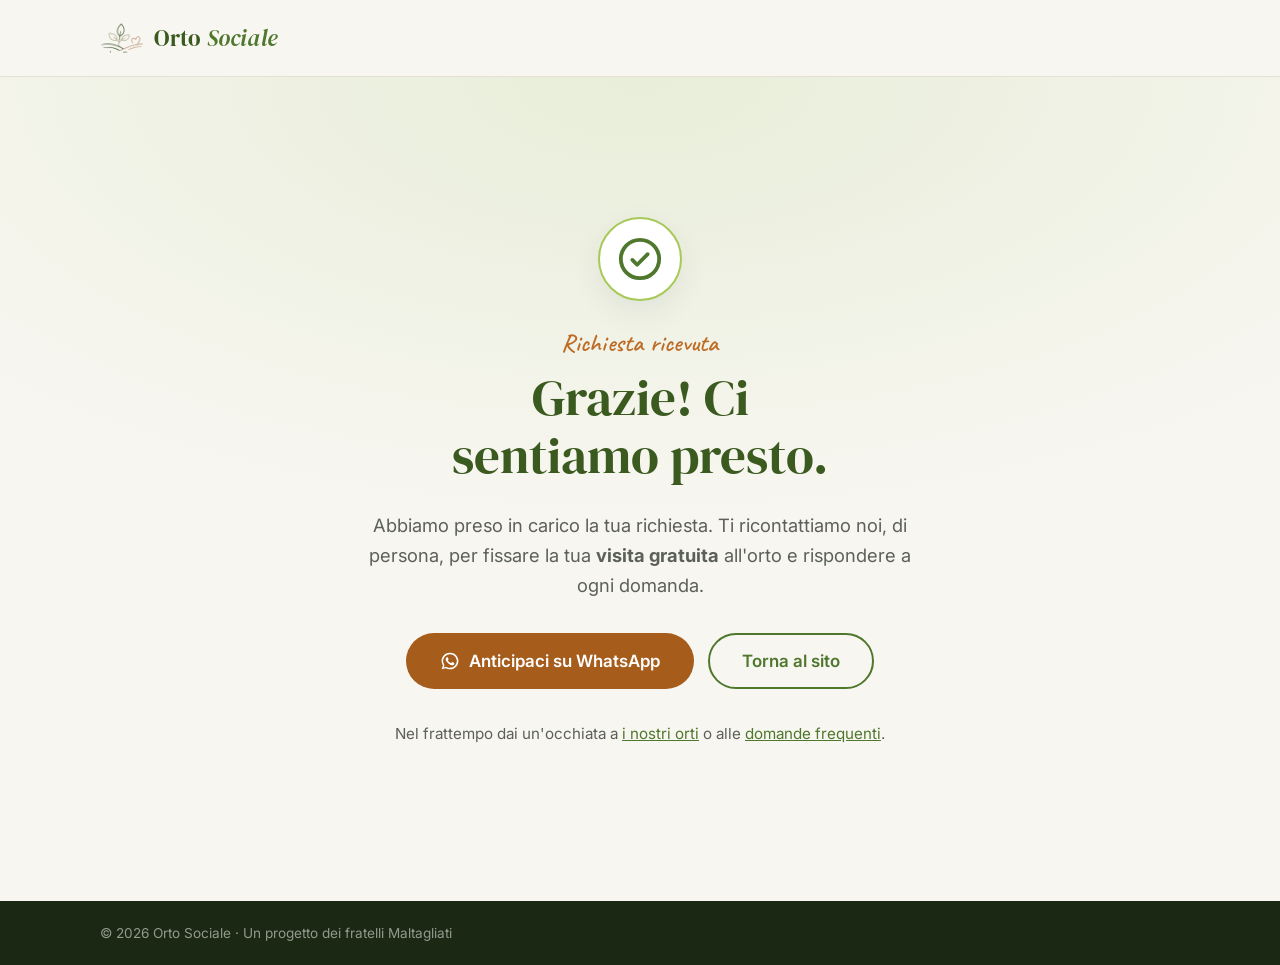
<file: grazie.html>
<!DOCTYPE html>
<html lang="it">
<head>
  <meta charset="UTF-8">
  <meta name="viewport" content="width=device-width, initial-scale=1.0">

  <title>Richiesta inviata — Orto Sociale</title>
  <meta name="description" content="Grazie! Abbiamo ricevuto la tua richiesta: ti ricontattiamo presto per la tua visita all'Orto Sociale di Pescia.">
  <meta name="robots" content="noindex, follow">
  <link rel="canonical" href="https://aliosaaaa.github.io/orto.sociale/grazie.html">
  <meta name="theme-color" content="#22331A">

  <meta property="og:type" content="website">
  <meta property="og:locale" content="it_IT">
  <meta property="og:site_name" content="Orto Sociale">
  <meta property="og:title" content="Richiesta inviata — Orto Sociale">
  <meta property="og:description" content="Grazie! Abbiamo ricevuto la tua richiesta: ti ricontattiamo presto.">
  <meta property="og:image" content="https://aliosaaaa.github.io/orto.sociale/assets/img/orto-hero-1920.jpg">

  <link rel="icon" type="image/png" sizes="32x32" href="./assets/img/favicon-32.png">
  <link rel="icon" type="image/png" sizes="192x192" href="./assets/img/favicon-192.png">
  <link rel="apple-touch-icon" sizes="180x180" href="./assets/img/favicon-180.png">

  <link rel="preconnect" href="https://fonts.googleapis.com">
  <link rel="preconnect" href="https://fonts.gstatic.com" crossorigin>
  <link href="https://fonts.googleapis.com/css2?family=DM+Serif+Display:ital@0;1&family=Inter:wght@400;500;600;700&family=Caveat:wght@600&display=swap" rel="stylesheet">
  <link rel="stylesheet" href="./assets/css/style.css">
</head>
<body>

<a class="skip-link" href="#main">Salta al contenuto</a>

<header class="site-header">
  <div class="container header-inner">
    <a href="./index.html" class="brand" aria-label="Orto Sociale — torna alla home">
      <img src="./assets/img/favicon-192.png" alt="" width="44" height="44" class="brand-mark">
      <span class="brand-name">Orto <em>Sociale</em></span>
    </a>
  </div>
</header>

<main id="main">
  <section class="thanks">
    <div class="container thanks-inner">
      <span class="thanks-icon" aria-hidden="true">
        <svg viewBox="0 0 24 24" width="46" height="46" fill="none" stroke="currentColor" stroke-width="2" stroke-linecap="round" stroke-linejoin="round">
          <circle cx="12" cy="12" r="10"></circle>
          <path d="m8 12.5 2.5 2.5 5.5-5.5"></path>
        </svg>
      </span>
      <p class="eyebrow eyebrow-script">Richiesta ricevuta</p>
      <h1>Grazie! Ci sentiamo presto.</h1>
      <p class="thanks-sub">Abbiamo preso in carico la tua richiesta. Ti ricontattiamo noi, di persona, per fissare la tua <strong>visita gratuita</strong> all'orto e rispondere a ogni domanda.</p>

      <div class="thanks-actions">
        <a class="btn btn-terra btn-lg" href="https://wa.me/390000000000?text=Ciao!%20Ho%20appena%20inviato%20una%20richiesta%20dal%20sito%20Orto%20Sociale." target="_blank" rel="noopener">
          <svg viewBox="0 0 24 24" width="20" height="20" aria-hidden="true" fill="currentColor"><path d="M12 2a9.9 9.9 0 0 0-8.5 15.1L2 22l5-1.4A10 10 0 1 0 12 2Zm0 18.2a8.2 8.2 0 0 1-4.2-1.1l-.3-.2-3 .8.8-2.9-.2-.3A8.2 8.2 0 1 1 12 20.2Zm4.5-6.1c-.2-.1-1.5-.7-1.7-.8s-.4-.1-.6.1-.6.8-.8.9-.3.2-.5 0a6.7 6.7 0 0 1-2-1.2 7.4 7.4 0 0 1-1.4-1.7c-.1-.2 0-.4.1-.5l.4-.4a1.7 1.7 0 0 0 .2-.4.4.4 0 0 0 0-.4c0-.1-.5-1.3-.7-1.8s-.4-.4-.6-.4h-.5a1 1 0 0 0-.7.3 2.9 2.9 0 0 0-.9 2.1 5 5 0 0 0 1 2.7 11.4 11.4 0 0 0 4.4 3.9 14.6 14.6 0 0 0 1.5.5 3.6 3.6 0 0 0 1.6.1 2.7 2.7 0 0 0 1.7-1.2 2.1 2.1 0 0 0 .2-1.2c-.1-.1-.3-.2-.5-.3Z"/></svg>
          Anticipaci su WhatsApp
        </a>
        <a class="btn btn-outline btn-lg" href="./index.html">Torna al sito</a>
      </div>

      <p class="thanks-note">Nel frattempo dai un'occhiata a <a href="./index.html#orti">i nostri orti</a> o alle <a href="./index.html#faq">domande frequenti</a>.</p>
    </div>
  </section>
</main>

<footer class="site-footer">
  <div class="container footer-bottom footer-bottom-solo">
    <p>© <span id="year">2026</span> Orto Sociale · Un progetto dei fratelli Maltagliati</p>
  </div>
</footer>

<script>
  document.getElementById('year').textContent = new Date().getFullYear();
</script>
</body>
</html>
</file>
<file: assets/css/style.css>
/* ==========================================================================
   ORTO SOCIALE — foglio di stile
   Brand: verde bosco #4F772D · salvia #A7C957 · terracotta #BC6C25
          fondo #F8F6F1 · testo #2B2D2F
   Font:  DM Serif Display (titoli) · Inter (testo) · Caveat (eyebrow)
   ========================================================================== */

:root {
  --verde: #4F772D;
  --verde-scuro: #3B5A20;
  --notte: #22331A;          /* verde notte per sezioni scure */
  --notte-2: #1A2814;
  --salvia: #A7C957;
  --salvia-soft: #E8EED9;    /* salvia molto chiara per sfondi tinted */
  --terra: #BC6C25;
  --terra-btn: #A65C1B;      /* terracotta più scura per bottoni (contrasto AA) */
  --terra-hover: #8F4E15;
  --crema: #F8F6F1;
  --bianco: #FFFFFF;
  --ink: #2B2D2F;
  --ink-soft: #5C6157;
  --linea: #E4E0D4;

  --font-display: "DM Serif Display", Georgia, serif;
  --font-body: "Inter", -apple-system, BlinkMacSystemFont, "Segoe UI", sans-serif;
  --font-script: "Caveat", cursive;

  --radius: 14px;
  --radius-lg: 22px;
  --shadow: 0 10px 30px rgba(43, 45, 47, .08);
  --shadow-lift: 0 18px 44px rgba(43, 45, 47, .14);
  --container: 1160px;
  --header-h: 76px;
}

/* ---------- Reset essenziale ---------- */
*, *::before, *::after { box-sizing: border-box; }
html { scroll-behavior: smooth; }
@media (prefers-reduced-motion: reduce) {
  html { scroll-behavior: auto; }
  *, *::before, *::after { animation-duration: .01ms !important; transition-duration: .01ms !important; }
}
body {
  margin: 0;
  font-family: var(--font-body);
  font-size: 1.0625rem;
  line-height: 1.65;
  color: var(--ink);
  background: var(--crema);
  -webkit-font-smoothing: antialiased;
}
img { max-width: 100%; height: auto; display: block; }
h1, h2, h3 { font-family: var(--font-display); font-weight: 400; line-height: 1.12; margin: 0 0 .5em; text-wrap: balance; }
h1 { font-size: clamp(2.4rem, 5.6vw, 4.2rem); }
h2 { font-size: clamp(1.9rem, 3.6vw, 2.9rem); }
h3 { font-size: 1.35rem; }
p { margin: 0 0 1em; }
a { color: var(--verde); }
ul { padding: 0; }

.container { max-width: var(--container); margin-inline: auto; padding-inline: clamp(1.25rem, 4vw, 2.5rem); }
.container-narrow { max-width: 820px; }

.visually-hidden {
  position: absolute; width: 1px; height: 1px; margin: -1px;
  clip-path: inset(50%); overflow: hidden; white-space: nowrap;
}
.skip-link {
  position: absolute; left: -999px; top: 0; z-index: 200;
  background: var(--verde); color: #fff; padding: .6rem 1rem; border-radius: 0 0 8px 0;
}
.skip-link:focus { left: 0; }

:focus-visible { outline: 3px solid var(--terra); outline-offset: 2px; border-radius: 4px; }

/* ---------- Eyebrow ---------- */
.eyebrow { margin: 0 0 .35rem; }
.eyebrow-script {
  font-family: var(--font-script);
  font-size: 1.55rem;
  font-weight: 600;
  color: var(--terra);
  letter-spacing: .01em;
}
.eyebrow-onDark { color: var(--salvia); }

/* ---------- Bottoni ---------- */
.btn {
  display: inline-flex; align-items: center; justify-content: center; gap: .55rem;
  font-family: var(--font-body); font-weight: 600; font-size: 1rem;
  padding: .8rem 1.6rem; border-radius: 999px; border: 2px solid transparent;
  text-decoration: none; cursor: pointer; line-height: 1.2;
  transition: transform .18s ease, box-shadow .18s ease, background-color .18s ease, color .18s ease;
}
.btn:hover { transform: translateY(-2px); box-shadow: var(--shadow); }
.btn:active { transform: translateY(0); }
.btn-lg { padding: 1rem 2rem; font-size: 1.06rem; }
.btn-sm { padding: .5rem 1.1rem; font-size: .92rem; }
.btn-terra { background: var(--terra-btn); color: #fff; }
.btn-terra:hover { background: var(--terra-hover); }
.btn-verde { background: var(--verde); color: #fff; }
.btn-verde:hover { background: var(--verde-scuro); }
.btn-ghost { background: rgba(248, 246, 241, .12); color: #fff; border-color: rgba(248, 246, 241, .65); backdrop-filter: blur(4px); }
.btn-ghost:hover { background: rgba(248, 246, 241, .22); }
.btn-outline { background: transparent; color: var(--verde); border-color: var(--verde); }
.btn-outline:hover { background: var(--verde); color: #fff; }

/* ---------- Header ---------- */
.site-header {
  position: sticky; top: 0; z-index: 100;
  background: rgba(248, 246, 241, .92);
  backdrop-filter: blur(10px);
  border-bottom: 1px solid var(--linea);
}
.header-inner {
  display: flex; align-items: center; justify-content: space-between;
  min-height: var(--header-h); gap: 1rem;
}
.brand { display: flex; align-items: center; gap: .65rem; text-decoration: none; color: var(--verde-scuro); }
.brand-mark { width: 44px; height: 44px; }
.brand-name { font-family: var(--font-display); font-size: 1.45rem; letter-spacing: .01em; }
.brand-name em { font-style: italic; color: var(--verde); }

.nav-menu {
  display: flex; align-items: center; gap: 1.6rem;
  list-style: none; margin: 0; padding: 0;
}
.nav-menu a:not(.btn) {
  text-decoration: none; color: var(--ink); font-weight: 500; font-size: .97rem;
  padding: .3rem 0; border-bottom: 2px solid transparent;
  transition: color .15s ease, border-color .15s ease;
}
.nav-menu a:not(.btn):hover { color: var(--verde); border-bottom-color: var(--salvia); }

.nav-toggle {
  display: none; flex-direction: column; gap: 5px;
  background: none; border: 0; padding: .6rem; cursor: pointer;
}
.nav-toggle-bar { width: 26px; height: 2.5px; background: var(--verde-scuro); border-radius: 2px; transition: transform .2s ease, opacity .2s ease; }
.nav-toggle[aria-expanded="true"] .nav-toggle-bar:nth-child(1) { transform: translateY(7.5px) rotate(45deg); }
.nav-toggle[aria-expanded="true"] .nav-toggle-bar:nth-child(2) { opacity: 0; }
.nav-toggle[aria-expanded="true"] .nav-toggle-bar:nth-child(3) { transform: translateY(-7.5px) rotate(-45deg); }

/* ---------- Hero ---------- */
.hero {
  position: relative;
  min-height: min(92vh, 860px);
  display: flex; align-items: center;
  isolation: isolate;
  color: #fff;
}
.hero-media, .hero-media img {
  position: absolute; inset: 0; width: 100%; height: 100%;
  object-fit: cover; object-position: 62% 40%;
  z-index: -2;
}
.hero-scrim {
  position: absolute; inset: 0; z-index: -1;
  background:
    linear-gradient(180deg, rgba(34, 51, 26, .42) 0%, rgba(34, 51, 26, .18) 40%, rgba(34, 51, 26, .62) 100%),
    linear-gradient(96deg, rgba(26, 40, 20, .78) 0%, rgba(26, 40, 20, .38) 46%, rgba(26, 40, 20, .05) 75%);
}
.hero-content { padding-block: clamp(6rem, 14vh, 9rem); max-width: var(--container); width: 100%; }
.hero-content h1 { color: #fff; max-width: 15ch; text-shadow: 0 2px 24px rgba(26, 40, 20, .45); }
.hero-sub {
  font-size: clamp(1.05rem, 1.6vw, 1.22rem);
  max-width: 34rem; color: rgba(255, 255, 255, .94);
  text-shadow: 0 1px 14px rgba(26, 40, 20, .5);
  margin-bottom: 1.8rem;
}
.hero-actions { display: flex; flex-wrap: wrap; gap: .9rem; margin-bottom: 1.9rem; }
.hero-chips { display: flex; flex-wrap: wrap; gap: .6rem; list-style: none; margin: 0; }
.hero-chips li {
  font-size: .88rem; font-weight: 600; letter-spacing: .02em;
  padding: .42rem 1rem; border-radius: 999px;
  background: rgba(248, 246, 241, .16); border: 1px solid rgba(248, 246, 241, .38);
  backdrop-filter: blur(6px);
}

/* ---------- Numeri ---------- */
.stats { background: var(--verde-scuro); color: var(--crema); }
.stats-grid {
  display: grid; grid-template-columns: repeat(3, 1fr); gap: 1.5rem;
  padding-block: 2.6rem 2.1rem; text-align: center;
}
.stat-num {
  font-family: var(--font-display); font-size: clamp(2.1rem, 4vw, 3rem);
  margin: 0; line-height: 1; color: #fff; font-variant-numeric: tabular-nums;
}
.stat-num span { font-size: .5em; color: var(--salvia); }
.stat-label { margin: .5rem auto 0; font-size: .95rem; color: rgba(248, 246, 241, .85); max-width: 22ch; }
.stats-source { grid-column: 1 / -1; margin: .2rem 0 0; font-size: .78rem; color: rgba(248, 246, 241, .55); }

/* ---------- Sezioni ---------- */
.section { padding-block: clamp(4rem, 9vw, 6.5rem); }
.section-tinted { background: var(--salvia-soft); }
.section-dark { background: var(--notte); color: var(--crema); }
.section-dark h2 { color: #fff; }
.section-head { text-align: center; max-width: 46rem; margin: 0 auto clamp(2.4rem, 5vw, 3.6rem); }
.section-head h2 { color: var(--verde-scuro); }
.section-dark .section-head h2, .cta-final h2 { color: #fff; }
.section-sub { color: var(--ink-soft); font-size: 1.1rem; margin: 0; }
.section-sub-onDark { color: rgba(248, 246, 241, .82); font-size: 1.1rem; }

/* ---------- Come funziona ---------- */
.steps {
  list-style: none; margin: 0; padding: 0;
  display: grid; grid-template-columns: repeat(4, 1fr); gap: 1.4rem;
  counter-reset: step;
}
.step {
  position: relative;
  background: var(--bianco); border: 1px solid var(--linea); border-radius: var(--radius-lg);
  padding: 2rem 1.5rem 1.6rem;
  box-shadow: var(--shadow);
}
.step-num {
  display: inline-grid; place-items: center;
  width: 46px; height: 46px; border-radius: 50%;
  background: var(--salvia-soft); color: var(--verde-scuro);
  font-family: var(--font-display); font-size: 1.4rem;
  margin-bottom: 1rem; border: 2px solid var(--salvia);
}
.step h3 { font-size: 1.22rem; color: var(--verde-scuro); }
.step p { margin: 0; font-size: .96rem; color: var(--ink-soft); }

/* ---------- Benefit ---------- */
.benefits { display: grid; grid-template-columns: repeat(3, 1fr); gap: 1.4rem; }
.benefit {
  background: var(--bianco); border-radius: var(--radius-lg);
  padding: 1.9rem 1.6rem; border: 1px solid rgba(79, 119, 45, .12);
  box-shadow: var(--shadow);
  transition: transform .2s ease, box-shadow .2s ease;
}
.benefit:hover { transform: translateY(-4px); box-shadow: var(--shadow-lift); }
.benefit-icon {
  display: inline-grid; place-items: center;
  width: 54px; height: 54px; border-radius: 16px;
  background: var(--salvia-soft); color: var(--verde);
  margin-bottom: 1.1rem;
}
.benefit h3 { font-size: 1.22rem; color: var(--verde-scuro); }
.benefit p { margin: 0; font-size: .96rem; color: var(--ink-soft); }

/* ---------- Orti / prezzi ---------- */
.plots { display: grid; grid-template-columns: repeat(3, 1fr); gap: 1.4rem; align-items: stretch; }
.plot {
  display: flex; flex-direction: column;
  background: var(--bianco); border: 1px solid var(--linea);
  border-radius: var(--radius-lg); padding: 2.1rem 1.8rem;
  box-shadow: var(--shadow); position: relative;
  transition: transform .2s ease, box-shadow .2s ease;
}
.plot:hover { transform: translateY(-4px); box-shadow: var(--shadow-lift); }
.plot h3 { color: var(--verde-scuro); margin-bottom: .1em; }
.plot-size { font-family: var(--font-script); font-size: 1.4rem; color: var(--terra); margin: 0 0 .7rem; }
.plot-desc { color: var(--ink-soft); font-size: .96rem; min-height: 3.2em; }
.plot-price { font-size: 1rem; color: var(--ink-soft); margin-bottom: 1rem; }
.plot-price strong { font-family: var(--font-display); font-size: 2.2rem; color: var(--ink); font-weight: 400; }
.plot-list { list-style: none; margin: 0 0 1.6rem; padding: 0; flex: 1; }
.plot-list li {
  padding: .42rem 0 .42rem 1.7rem; position: relative; font-size: .94rem;
  border-bottom: 1px dashed var(--linea);
}
.plot-list li:last-child { border-bottom: 0; }
.plot-list li::before {
  content: ""; position: absolute; left: 0; top: .78em;
  width: 14px; height: 8px;
  border-left: 2.5px solid var(--verde); border-bottom: 2.5px solid var(--verde);
  transform: rotate(-45deg);
}
.plot .btn { align-self: stretch; }
.plot-featured {
  border: 2px solid var(--terra);
  box-shadow: 0 22px 48px rgba(188, 108, 37, .18);
}
.plot-badge {
  position: absolute; top: -15px; left: 50%; transform: translateX(-50%);
  background: var(--terra-btn); color: #fff;
  font-size: .8rem; font-weight: 700; letter-spacing: .06em; text-transform: uppercase;
  padding: .3rem 1rem; border-radius: 999px; margin: 0; white-space: nowrap;
}
.plots-note { text-align: center; color: var(--ink-soft); font-size: .92rem; margin: 2rem 0 0; }

/* ---------- Split (Servizi / Chi siamo / Contatti) ---------- */
.split {
  display: grid; grid-template-columns: 1.05fr .95fr;
  gap: clamp(2rem, 5vw, 4.5rem); align-items: center;
}
.split-reverse { grid-template-columns: .95fr 1.05fr; }
.split-reverse .split-text { order: 2; }
.split-reverse .split-media { order: 1; }
.split-text h2 { color: var(--verde-scuro); }
.section-dark .split-text h2 { color: #fff; }
.split-media img { border-radius: var(--radius-lg); box-shadow: var(--shadow-lift); }
.split-media-logo { justify-self: center; }
.split-media-logo img {
  box-shadow: none; border-radius: 0;
  max-width: min(88%, 430px); margin-inline: auto;
}

.check-list { list-style: none; margin: 1.4rem 0 2rem; padding: 0; columns: 1; }
.check-list li {
  padding: .55rem 0 .55rem 2rem; position: relative;
  border-bottom: 1px solid rgba(248, 246, 241, .14);
  font-size: 1rem;
}
.check-list li::before {
  content: ""; position: absolute; left: .1rem; top: 1em;
  width: 15px; height: 9px;
  border-left: 2.5px solid var(--salvia); border-bottom: 2.5px solid var(--salvia);
  transform: rotate(-45deg);
}

.quote-brand {
  margin: 1.8rem 0 0; padding: 0 0 0 1.4rem;
  border-left: 3px solid var(--terra);
}
.quote-brand p {
  font-family: var(--font-display); font-style: italic;
  font-size: 1.3rem; color: var(--verde-scuro); margin: 0;
}

/* ---------- Galleria ---------- */
.gallery {
  display: grid; gap: 1rem;
  grid-template-columns: repeat(3, 1fr);
  grid-auto-rows: 240px;
}
.gallery-item { margin: 0; overflow: hidden; border-radius: var(--radius-lg); box-shadow: var(--shadow); }
.gallery-item img { width: 100%; height: 100%; object-fit: cover; transition: transform .5s ease; }
.gallery-item:hover img { transform: scale(1.045); }
.g-wide { grid-column: span 2; }
.g-tall { grid-row: span 2; }
.crop-right { object-position: 88% 60%; }
.crop-left { object-position: 12% 70%; }
.crop-center { object-position: 50% 55%; }

/* ---------- Testimonianze ---------- */
.testimonials { display: grid; grid-template-columns: repeat(3, 1fr); gap: 1.4rem; }
.testimonial {
  margin: 0; background: var(--bianco);
  border: 1px solid var(--linea); border-radius: var(--radius-lg);
  padding: 1.9rem 1.7rem; box-shadow: var(--shadow);
  display: flex; flex-direction: column;
}
.testimonial blockquote { margin: 0 0 1.1rem; flex: 1; }
.testimonial blockquote p {
  font-family: var(--font-display); font-style: italic;
  font-size: 1.18rem; line-height: 1.4; color: var(--ink); margin: 0;
}
.testimonial blockquote p::before { content: "« "; color: var(--terra); }
.testimonial blockquote p::after { content: " »"; color: var(--terra); }
.testimonial figcaption { font-size: .92rem; color: var(--ink-soft); }
.testimonial figcaption strong { color: var(--verde-scuro); }

/* ---------- FAQ ---------- */
.faq-list { display: grid; gap: .8rem; }
.faq-item {
  background: var(--bianco); border: 1px solid var(--linea);
  border-radius: var(--radius); box-shadow: var(--shadow);
  overflow: hidden;
}
.faq-item summary {
  list-style: none; cursor: pointer;
  padding: 1.1rem 3.2rem 1.1rem 1.4rem;
  font-weight: 600; font-size: 1.02rem; color: var(--verde-scuro);
  position: relative;
}
.faq-item summary::-webkit-details-marker { display: none; }
.faq-item summary::after {
  content: ""; position: absolute; right: 1.4rem; top: 50%;
  width: 11px; height: 11px;
  border-right: 2.5px solid var(--terra); border-bottom: 2.5px solid var(--terra);
  transform: translateY(-70%) rotate(45deg);
  transition: transform .2s ease;
}
.faq-item[open] summary::after { transform: translateY(-30%) rotate(-135deg); }
.faq-item p { padding: 0 1.4rem 1.2rem; margin: 0; color: var(--ink-soft); }

/* ---------- CTA finale ---------- */
.cta-final {
  background:
    linear-gradient(180deg, rgba(26, 40, 20, .88), rgba(26, 40, 20, .88)),
    url("../img/orto-panorama-1080.jpg") center 30% / cover no-repeat;
  color: var(--crema); text-align: center;
  padding-block: clamp(4.5rem, 10vw, 7rem);
}
.cta-final h2 { color: #fff; }
.cta-final > .container > p { max-width: 38rem; margin-inline: auto; font-size: 1.12rem; color: rgba(248, 246, 241, .9); }
.cta-final .hero-actions { justify-content: center; margin: 2rem 0 0; }

/* ---------- Contatti ---------- */
.contact-list { list-style: none; margin: 0 0 2rem; padding: 0; display: grid; gap: .9rem; }
.contact-list li { display: grid; }
.contact-label {
  font-size: .78rem; font-weight: 700; letter-spacing: .08em; text-transform: uppercase;
  color: var(--terra);
}
.contact-list a { color: var(--ink); font-weight: 600; text-decoration: none; }
.contact-list a:hover { color: var(--verde); text-decoration: underline; }

.contact-form {
  background: var(--bianco); border: 1px solid var(--linea);
  border-radius: var(--radius-lg); padding: 1.8rem; box-shadow: var(--shadow);
  display: grid; gap: 1.1rem;
}
.form-grid { display: grid; grid-template-columns: 1fr 1fr; gap: 1.1rem; }
.form-row { display: grid; gap: .35rem; }
.hp-field { position: absolute; left: -9999px; width: 1px; height: 1px; overflow: hidden; }
#submit-btn[disabled] { opacity: .7; cursor: progress; }
@media (max-width: 520px) {
  .form-grid { grid-template-columns: 1fr; gap: 1.1rem; }
}
.form-row label { font-weight: 600; font-size: .92rem; color: var(--verde-scuro); }
.form-row .optional { font-weight: 400; color: var(--ink-soft); }
.form-row input, .form-row select, .form-row textarea {
  font: inherit; color: var(--ink);
  padding: .7rem .9rem; border: 1.5px solid var(--linea); border-radius: 10px;
  background: var(--crema); width: 100%;
}
.form-row input:focus, .form-row select:focus, .form-row textarea:focus {
  outline: none; border-color: var(--verde); background: #fff;
  box-shadow: 0 0 0 3px rgba(79, 119, 45, .15);
}
.form-note { margin: 0; font-size: .84rem; color: var(--ink-soft); }
.map-wrap { align-self: stretch; display: flex; flex-direction: column; gap: .6rem; }
.map-wrap iframe {
  width: 100%; flex: 1; min-height: 460px; border: 0;
  border-radius: var(--radius-lg); box-shadow: var(--shadow-lift);
  display: block; background: var(--salvia-soft);
}
.map-link { font-size: .88rem; color: var(--ink-soft); align-self: flex-end; }

/* ---------- Footer ---------- */
.site-footer { background: var(--notte-2); color: rgba(248, 246, 241, .82); }
.footer-grid {
  display: grid; grid-template-columns: 1.4fr 1fr 1fr;
  gap: 2.5rem; padding-block: 3.5rem 2rem;
}
.footer-brand img { width: 200px; margin-bottom: 1rem; }
.footer-brand p { font-size: .94rem; max-width: 30ch; }
.footer-title {
  font-family: var(--font-display); font-size: 1.15rem; color: #fff; margin-bottom: .9rem;
}
.footer-nav ul, .footer-contact ul { list-style: none; margin: 0; padding: 0; display: grid; gap: .5rem; }
.site-footer a { color: rgba(248, 246, 241, .82); text-decoration: none; }
.site-footer a:hover { color: var(--salvia); text-decoration: underline; }
.footer-bottom {
  border-top: 1px solid rgba(248, 246, 241, .12);
  padding-block: 1.3rem; font-size: .85rem; color: rgba(248, 246, 241, .55);
}
.footer-bottom p { margin: 0; }

/* ---------- Pagina di ringraziamento ---------- */
.thanks {
  min-height: calc(100vh - var(--header-h));
  display: flex; align-items: center;
  background:
    radial-gradient(120% 90% at 50% 0%, var(--salvia-soft) 0%, var(--crema) 60%);
  padding-block: clamp(3rem, 8vw, 5rem);
}
.thanks-inner { max-width: 640px; margin-inline: auto; text-align: center; }
.thanks-icon {
  display: inline-grid; place-items: center;
  width: 84px; height: 84px; border-radius: 50%;
  background: var(--bianco); color: var(--verde);
  border: 2px solid var(--salvia);
  box-shadow: var(--shadow); margin-bottom: 1.4rem;
  animation: pop-in .5s cubic-bezier(.17, .89, .32, 1.28) both;
}
@keyframes pop-in { from { opacity: 0; transform: scale(.6); } to { opacity: 1; transform: scale(1); } }
@media (prefers-reduced-motion: reduce) { .thanks-icon { animation: none; } }
.thanks h1 { color: var(--verde-scuro); font-size: clamp(2.1rem, 5vw, 3.2rem); }
.thanks-sub { font-size: 1.15rem; color: var(--ink-soft); max-width: 34rem; margin: 0 auto 2rem; }
.thanks-actions { display: flex; flex-wrap: wrap; gap: .9rem; justify-content: center; margin-bottom: 2rem; }
.thanks-note { font-size: .95rem; color: var(--ink-soft); }
.footer-bottom-solo { border-top: 0; }

/* ---------- Barra CTA mobile ---------- */
.mobile-cta {
  display: none;
  position: fixed; bottom: 0; left: 0; right: 0; z-index: 90;
  padding: .7rem .9rem calc(.7rem + env(safe-area-inset-bottom));
  background: rgba(34, 51, 26, .96); backdrop-filter: blur(8px);
  gap: .7rem;
  box-shadow: 0 -6px 24px rgba(26, 40, 20, .25);
}
.mobile-cta .btn { flex: 1; padding: .75rem .5rem; font-size: .95rem; }

/* ---------- Reveal on scroll ---------- */
.reveal { opacity: 0; transform: translateY(22px); transition: opacity .6s ease, transform .6s ease; }
.reveal.is-visible { opacity: 1; transform: none; }
@media (prefers-reduced-motion: reduce) {
  .reveal { opacity: 1; transform: none; }
}

/* ==========================================================================
   Responsive
   ========================================================================== */
@media (max-width: 1024px) {
  .steps { grid-template-columns: repeat(2, 1fr); }
  .benefits { grid-template-columns: repeat(2, 1fr); }
  .plots { grid-template-columns: 1fr; max-width: 480px; margin-inline: auto; }
  .plot-desc { min-height: 0; }
  .testimonials { grid-template-columns: 1fr; max-width: 560px; margin-inline: auto; }
}

@media (max-width: 900px) {
  .split, .split-reverse { grid-template-columns: 1fr; }
  .split-reverse .split-text { order: 1; }
  .split-reverse .split-media { order: 2; }
  .map-wrap iframe { min-height: 340px; }
  .footer-grid { grid-template-columns: 1fr 1fr; }
  .gallery { grid-template-columns: repeat(2, 1fr); grid-auto-rows: 210px; }
  .g-wide { grid-column: span 2; }
  .g-tall { grid-row: span 1; }
}

@media (max-width: 760px) {
  .nav-toggle { display: flex; }
  .nav-menu {
    position: absolute; top: 100%; left: 0; right: 0;
    flex-direction: column; align-items: stretch; gap: 0;
    background: var(--crema); border-bottom: 1px solid var(--linea);
    padding: .6rem 1.25rem 1.2rem;
    display: none;
    box-shadow: 0 18px 30px rgba(43, 45, 47, .12);
  }
  .nav-menu.is-open { display: flex; }
  .nav-menu li { border-bottom: 1px solid var(--linea); }
  .nav-menu li:last-child { border-bottom: 0; }
  .nav-menu a:not(.btn) { display: block; padding: .85rem 0; font-size: 1.05rem; }
  .nav-cta-item { padding-top: .9rem; }
  .nav-cta-item .btn { width: 100%; }

  .hero { min-height: 88vh; }
  .hero-media img { object-position: 55% 45%; }
  .hero-content { padding-block: 5.5rem 6.5rem; }

  .stats-grid { grid-template-columns: 1fr; gap: 1.6rem; padding-block: 2.4rem 1.9rem; }
  .steps { grid-template-columns: 1fr; }
  .benefits { grid-template-columns: 1fr; }
  .gallery { grid-template-columns: 1fr; grid-auto-rows: 220px; }
  .g-wide { grid-column: span 1; }
  /* su mobile 2 foto bastano: i ritagli extra sarebbero ripetitivi */
  .gallery-item:nth-child(n+3) { display: none; }
  .footer-grid { grid-template-columns: 1fr; gap: 2rem; }

  .mobile-cta { display: flex; }
  body { padding-bottom: 74px; } /* spazio per la barra CTA */
  .site-footer { padding-bottom: .5rem; }
}
</file>
